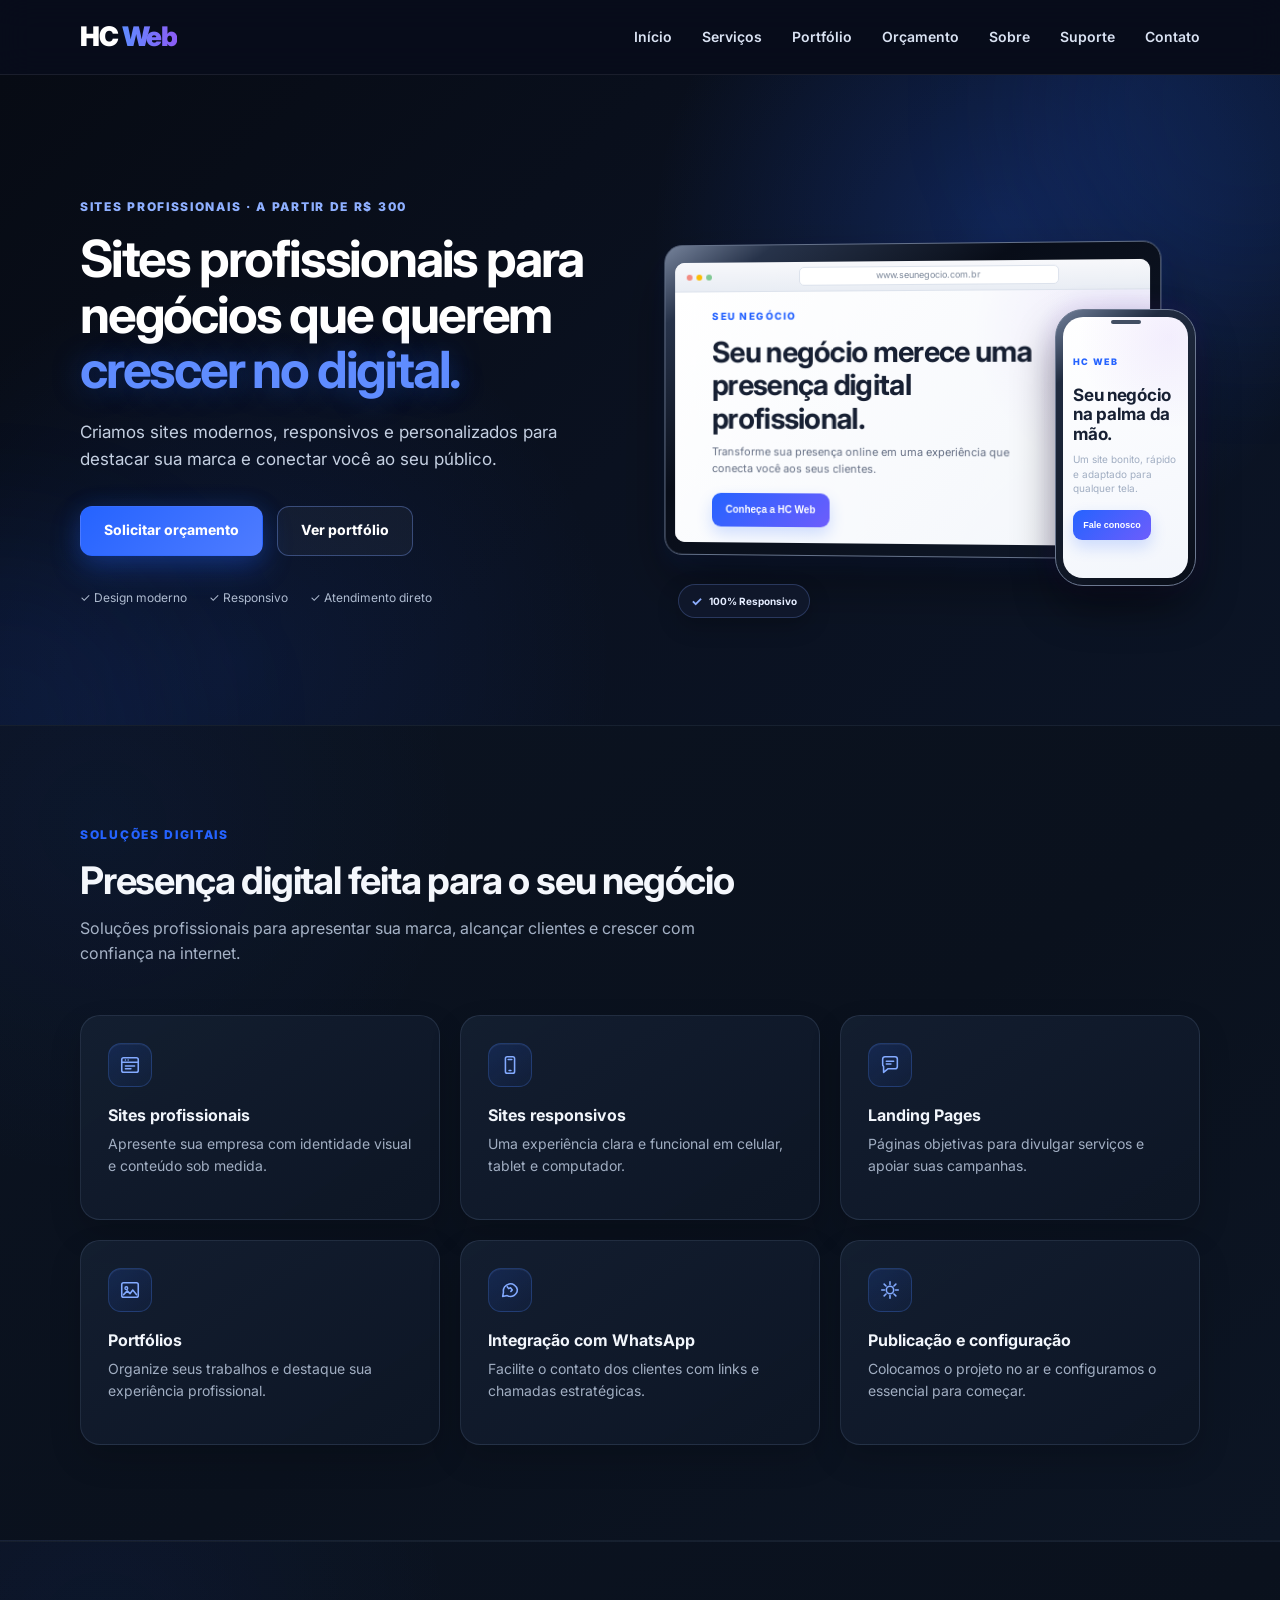
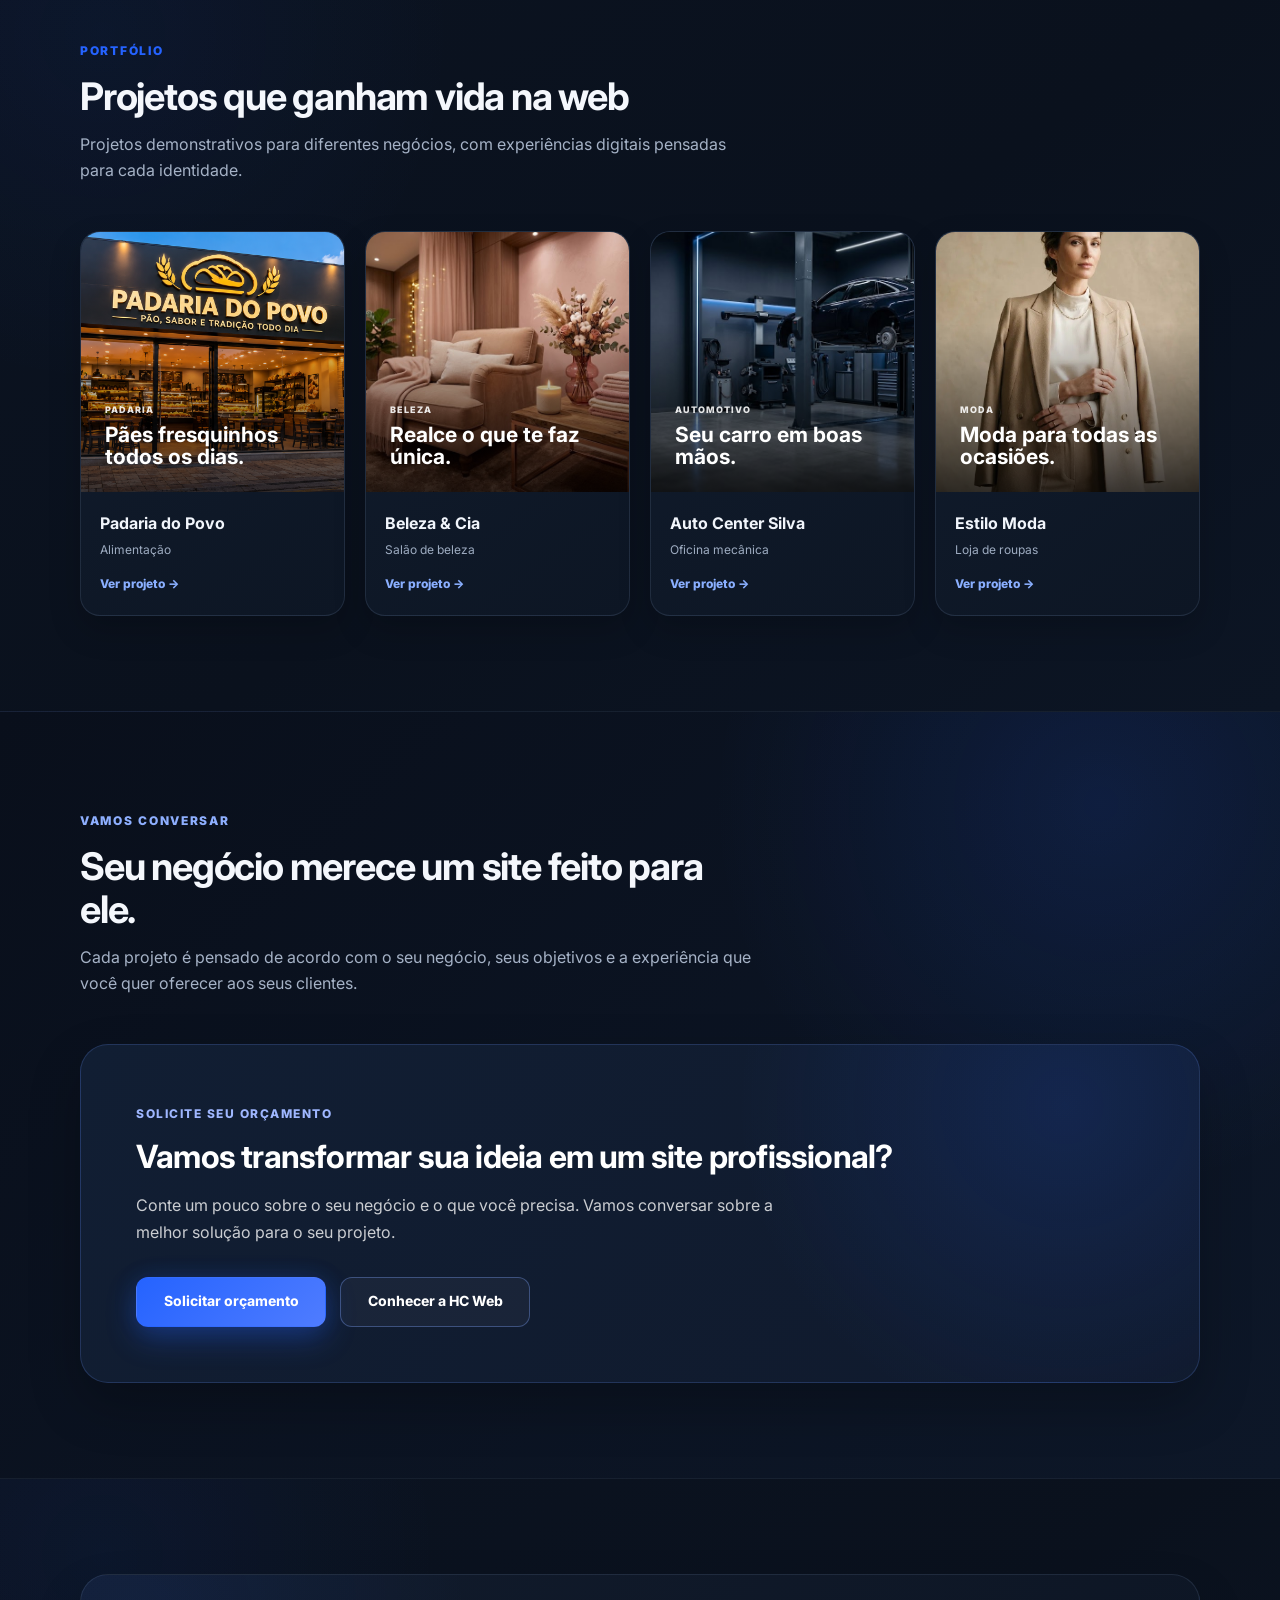
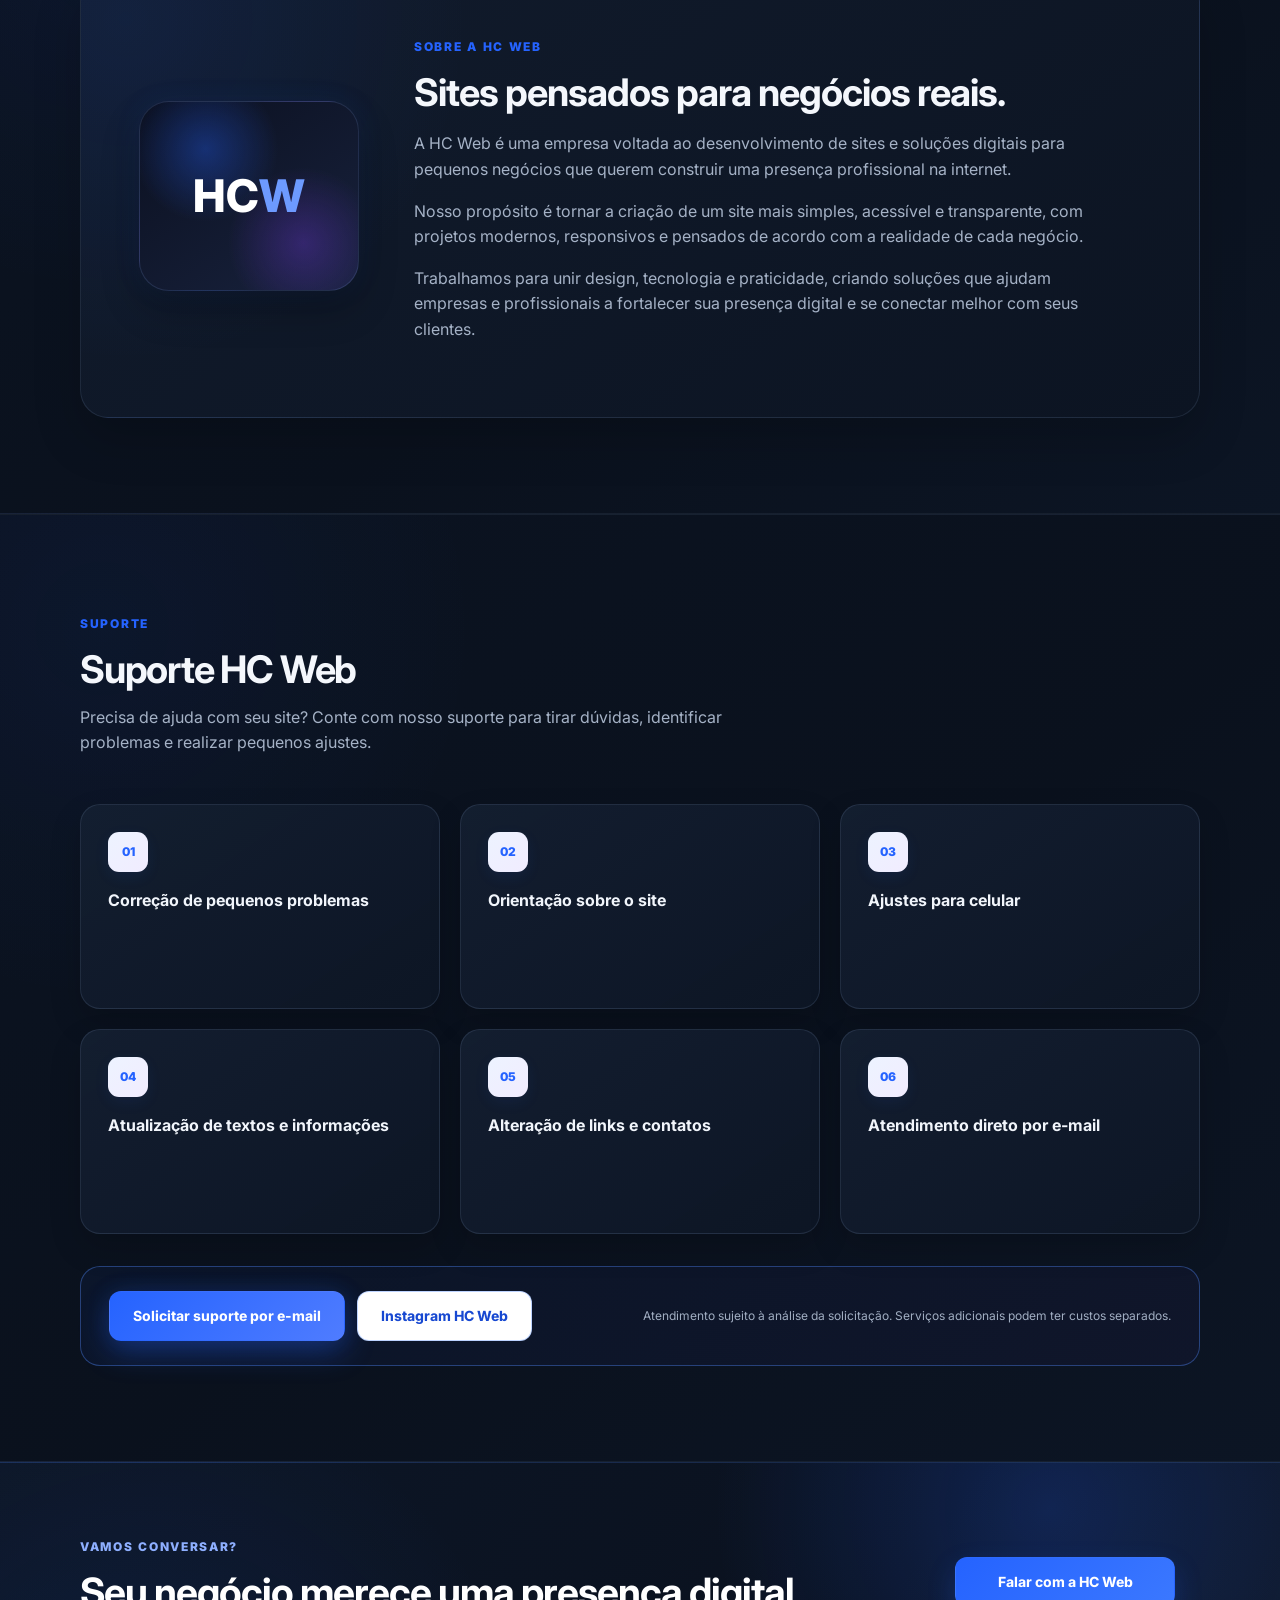
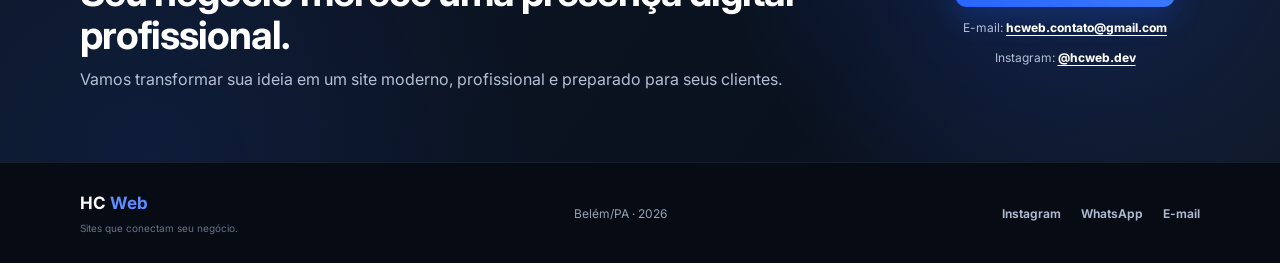
<file: index.html>
<!DOCTYPE html>
<html lang="pt-BR">
<head>
  <meta charset="UTF-8">
  <meta name="viewport" content="width=device-width, initial-scale=1.0">

  <meta
    name="description"
    content="HC Web — criação de sites profissionais, modernos e responsivos para pequenos negócios."
  >

  <title>HC Web | Sites profissionais para o seu negócio</title>

  <link rel="preconnect" href="https://fonts.googleapis.com">
  <link rel="preconnect" href="https://fonts.gstatic.com" crossorigin>

  <link
    href="https://fonts.googleapis.com/css2?family=Inter:wght@400;500;600;700;800&display=swap"
    rel="stylesheet"
  >

  <link rel="stylesheet" href="style.css">
</head>

<body>

  <!-- =====================================================
       CABEÇALHO
       ===================================================== -->

  <header class="header">
    <div class="container nav">

      <a href="#inicio" class="logo">
        HC <span>Web</span>
      </a>

      <button
        class="menu-btn"
        aria-label="Abrir menu"
        aria-expanded="false"
        aria-controls="navLinks"
      >
        ☀
      </button>

      <nav class="nav-links" id="navLinks">
        <a href="#inicio">Início</a>
        <a href="#servicos">Serviços</a>
        <a href="#portfolio">Portfólio</a>
        <a href="#orcamento">Orçamento</a>
        <a href="#sobre">Sobre</a>
        <a href="#suporte">Suporte</a>
        <a href="#contato">Contato</a>
      </nav>

    </div>
  </header>


  <main>

    <!-- =====================================================
         HERO
         ===================================================== -->

    <section id="inicio" class="hero">

      <div class="container hero-grid">

        <div class="hero-copy">

          <span class="eyebrow">
            SITES PROFISSIONAIS · A PARTIR DE R$ 300
          </span>

          <h1>
            Sites profissionais para negócios que querem
            <span>crescer no digital.</span>
          </h1>

          <p>
            Criamos sites modernos, responsivos e personalizados para
            destacar sua marca e conectar você ao seu público.
          </p>

          <div class="hero-actions">

            <a
              class="btn btn-primary"
              href="#contato"
            >
              Solicitar orçamento
            </a>

            <a
              class="btn btn-outline"
              href="#portfolio"
            >
              Ver portfólio
            </a>

          </div>

          <div class="trust-row">

            <span>✓ Design moderno</span>
            <span>✓ Responsivo</span>
            <span>✓ Atendimento direto</span>

          </div>

        </div>


        <!-- Demonstração visual -->

        <div class="device-showcase">

          <div class="laptop">

            <div class="screen">

              <div class="browser-bar">
                <span class="window-indicators" aria-hidden="true">
                  <span></span>
                  <span></span>
                  <span></span>
                </span>
                <span class="browser-url">www.seunegocio.com.br</span>
              </div>

              <div class="fake-site">

                <small>SEU NEGÓCIO</small>

                <strong>
                  Seu negócio merece uma presença digital profissional.
                </strong>

                <p>
                  Transforme sua presença online em uma experiência que conecta você aos seus clientes.
                </p>

                <button>
                  Conheça a HC Web
                </button>

              </div>

            </div>

          </div>


          <div class="phone">

            <div class="phone-screen">

              <small>HC WEB</small>

              <strong>
                Seu negócio na palma da mão.
              </strong>

              <p>
                Um site bonito, rápido e adaptado para qualquer tela.
              </p>

              <button>
                Fale conosco
              </button>

            </div>

          </div>

          <div class="responsive-badge">
            <span aria-hidden="true">✓</span>
            100% Responsivo
          </div>

        </div>

      </div>

    </section>


    <!-- =====================================================
         SERVIÇOS
         ===================================================== -->

    <section id="servicos" class="section light">

      <div class="container">

        <div class="section-intro">

          <span class="eyebrow blue">
            SOLUÇÕES DIGITAIS
          </span>

          <h2>
            Presença digital feita para o seu negócio
          </h2>

          <p>
            Soluções profissionais para apresentar sua marca, alcançar
            clientes e crescer com confiança na internet.
          </p>

        </div>


        <div class="service-grid">

          <article>
            <span class="service-icon" aria-hidden="true">
              <svg viewBox="0 0 24 24" fill="none"><rect x="3" y="4" width="18" height="16" rx="2" stroke="currentColor" stroke-width="1.7"/><path d="M3 9h18M7 6.5h.01M10 6.5h.01M7 13h10M7 16h6" stroke="currentColor" stroke-width="1.7" stroke-linecap="round"/></svg>
            </span>
            <h3>Sites profissionais</h3>
            <p>
              Apresente sua empresa com identidade visual e conteúdo sob medida.
            </p>
          </article>

          <article>
            <span class="service-icon" aria-hidden="true">
              <svg viewBox="0 0 24 24" fill="none"><rect x="7" y="3" width="10" height="18" rx="2" stroke="currentColor" stroke-width="1.7"/><path d="M10 6h4M11 18h2" stroke="currentColor" stroke-width="1.7" stroke-linecap="round"/></svg>
            </span>
            <h3>Sites responsivos</h3>
            <p>
              Uma experiência clara e funcional em celular, tablet e computador.
            </p>
          </article>

          <article>
            <span class="service-icon" aria-hidden="true">
              <svg viewBox="0 0 24 24" fill="none"><path d="M4 5.5A2.5 2.5 0 0 1 6.5 3h11A2.5 2.5 0 0 1 20 5.5v8a2.5 2.5 0 0 1-2.5 2.5H10l-5 4v-6.5A2.5 2.5 0 0 1 4 11V5.5Z" stroke="currentColor" stroke-width="1.7" stroke-linejoin="round"/><path d="M8 8h8M8 11h5" stroke="currentColor" stroke-width="1.7" stroke-linecap="round"/></svg>
            </span>
            <h3>Landing Pages</h3>
            <p>
              Páginas objetivas para divulgar serviços e apoiar suas campanhas.
            </p>
          </article>

          <article>
            <span class="service-icon" aria-hidden="true">
              <svg viewBox="0 0 24 24" fill="none"><rect x="3" y="4" width="18" height="16" rx="2" stroke="currentColor" stroke-width="1.7"/><circle cx="8" cy="10" r="1.5" stroke="currentColor" stroke-width="1.5"/><path d="m5 17 4-4 3 3 3-4 4 5" stroke="currentColor" stroke-width="1.7" stroke-linecap="round" stroke-linejoin="round"/></svg>
            </span>
            <h3>Portfólios</h3>
            <p>
              Organize seus trabalhos e destaque sua experiência profissional.
            </p>
          </article>

          <article>
            <span class="service-icon" aria-hidden="true">
              <svg viewBox="0 0 24 24" fill="none"><path d="M20 11.5a7.5 7.5 0 0 1-11.1 6.6L4 19l.9-4.6A7.5 7.5 0 1 1 20 11.5Z" stroke="currentColor" stroke-width="1.7" stroke-linejoin="round"/><path d="m9 8.5 1.5 2 2-1 2 2.5-1.5 1.5" stroke="currentColor" stroke-width="1.7" stroke-linecap="round" stroke-linejoin="round"/></svg>
            </span>
            <h3>Integração com WhatsApp</h3>
            <p>
              Facilite o contato dos clientes com links e chamadas estratégicas.
            </p>
          </article>

          <article>
            <span class="service-icon" aria-hidden="true">
              <svg viewBox="0 0 24 24" fill="none"><path d="M12 3v3M12 18v3M3 12h3M18 12h3M5.6 5.6l2.1 2.1m8.6 8.6 2.1 2.1m0-12.8-2.1 2.1m-8.6 8.6-2.1 2.1" stroke="currentColor" stroke-width="1.7" stroke-linecap="round"/><circle cx="12" cy="12" r="4" stroke="currentColor" stroke-width="1.7"/></svg>
            </span>
            <h3>Publicação e configuração</h3>
            <p>
              Colocamos o projeto no ar e configuramos o essencial para começar.
            </p>
          </article>

        </div>

      </div>

    </section>


    <!-- =====================================================
         PORTFÓLIO
         ===================================================== -->

    <section id="portfolio" class="section portfolio">

      <div class="container">

        <div class="section-intro">

          <span class="eyebrow blue">
            PORTFÓLIO
          </span>

          <h2>
            Projetos que ganham vida na web
          </h2>

          <p>
            Projetos demonstrativos para diferentes negócios, com experiências
            digitais pensadas para cada identidade.
          </p>

        </div>


        <div class="project-grid">


          <!-- PADARIA -->

          <article class="project">

            <div class="project-image food"><img src="projetos/padaria/imagens/hero-padaria.jpg" alt="Site Padaria do Povo">

              <div>
                <small>
                  PADARIA
                </small>

                <strong>
                  Pães fresquinhos todos os dias.
                </strong>
              </div>

            </div>

            <div class="project-info">

              <div>
                <h3>
                  Padaria do Povo
                </h3>

                <p>
                  Alimentação
                </p>
              </div>

              <a
                href="projetos/padaria/index.html"
              >                Ver projeto →
              </a>

            </div>

          </article>


          <!-- BELEZA -->

          <article class="project">

            <div class="project-image beauty"><img src="projetos/beleza-e-cia/imagens/experiencia.jpg" alt="Site Beleza & Cia">

              <div>
                <small>
                  BELEZA
                </small>

                <strong>
                  Realce o que te faz única.
                </strong>
              </div>

            </div>

            <div class="project-info">

              <div>
                <h3>
                  Beleza & Cia
                </h3>

                <p>
                  Salão de beleza
                </p>
              </div>

              <a href="projetos/beleza-e-cia/index.html">Ver projeto →</a>

            </div>

          </article>


          <!-- AUTO CENTER -->

          <article class="project">

            <div class="project-image auto"><img src="projetos/auto-center/hero-auto.jpg" alt="Site Auto Center Silva">

              <div>
                <small>
                  AUTOMOTIVO
                </small>

                <strong>
                  Seu carro em boas mãos.
                </strong>
              </div>

            </div>

            <div class="project-info">

              <div>
                <h3>
                  Auto Center Silva
                </h3>

                <p>
                  Oficina mecânica
                </p>
              </div>

              <a href="projetos/auto-center/index.html">
                Ver projeto →
              </a>

            </div>

          </article>


          <!-- MODA -->

          <article class="project">

            <div class="project-image fashion"><img src="projetos/estilo-moda/imagens/hero-moda.jpg" alt="Site Estilo Moda">

              <div>
                <small>
                  MODA
                </small>

                <strong>
                  Moda para todas as ocasiões.
                </strong>
              </div>

            </div>

            <div class="project-info">

              <div>
                <h3>
                  Estilo Moda
                </h3>

                <p>
                  Loja de roupas
                </p>
              </div>

              <a href="projetos/estilo-moda/index.html">
                Ver projeto →
              </a>

            </div>

          </article>


        </div>

      </div>

    </section>


    <!-- =====================================================
         ORÇAMENTO
         ===================================================== -->

    <section id="orcamento" class="section dark">

      <div class="container">

        <div class="section-intro light-text">

          <span class="eyebrow">
            VAMOS CONVERSAR
          </span>

          <h2>
            Seu negócio merece um site feito para ele.
          </h2>

          <p>
            Cada projeto é pensado de acordo com o seu negócio,
            seus objetivos e a experiência que você quer oferecer aos seus clientes.
          </p>

        </div>

        <div class="budget-box">

          <div class="budget-content">

            <span class="budget-label">
              SOLICITE SEU ORÇAMENTO
            </span>

            <h3>
              Vamos transformar sua ideia em um site profissional?
            </h3>

            <p>
              Conte um pouco sobre o seu negócio e o que você precisa.
              Vamos conversar sobre a melhor solução para o seu projeto.
            </p>

            <div class="budget-actions">

              <a
                href="#contato"
                class="btn btn-primary"
              >
                Solicitar orçamento
              </a>

              <a
                href="https://www.instagram.com/hcweb.dev/"
                target="_blank"
                rel="noopener noreferrer"
                class="btn btn-outline"
              >
                Conhecer a HC Web
              </a>

            </div>

          </div>

        </div>

      </div>

    </section>

    <!-- =====================================================
         SOBRE
         ===================================================== -->

    <section id="sobre" class="section light">

      <div class="container about">

        <div class="about-mark">
          HC<span>W</span>
        </div>

        <div>

          <span class="eyebrow blue">
            SOBRE A HC WEB
          </span>

          <h2>
            Sites pensados para negócios reais.
          </h2>

          <p>
            A HC Web é uma empresa voltada ao desenvolvimento de sites e
            soluções digitais para pequenos negócios que querem construir
            uma presença profissional na internet.
          </p>

          <p>
            Nosso propósito é tornar a criação de um site mais simples,
            acessível e transparente, com projetos modernos, responsivos
            e pensados de acordo com a realidade de cada negócio.
          </p>

          <p>
            Trabalhamos para unir design, tecnologia e praticidade,
            criando soluções que ajudam empresas e profissionais a
            fortalecer sua presença digital e se conectar melhor com
            seus clientes.
          </p>

        </div>

      </div>

    </section>


    <!-- =====================================================
         SUPORTE
         ===================================================== -->

    <section id="suporte" class="section light">

      <div class="container">

        <div class="section-intro">

          <span class="eyebrow blue">
            SUPORTE
          </span>

          <h2>
            Suporte HC Web
          </h2>

          <p>
            Precisa de ajuda com seu site? Conte com nosso suporte para tirar dúvidas, identificar problemas e realizar pequenos ajustes.
          </p>

        </div>

        <div class="service-grid support-grid">

          <article>
            <span>01</span>
            <h3>Correção de pequenos problemas</h3>
          </article>

          <article>
            <span>02</span>
            <h3>Orientação sobre o site</h3>
          </article>

          <article>
            <span>03</span>
            <h3>Ajustes para celular</h3>
          </article>

          <article>
            <span>04</span>
            <h3>Atualização de textos e informações</h3>
          </article>

          <article>
            <span>05</span>
            <h3>Alteração de links e contatos</h3>
          </article>

          <article>
            <span>06</span>
            <h3>Atendimento direto por e-mail</h3>
          </article>

        </div>

        <div class="support-footer">

          <div class="support-links">
            <a
              class="btn btn-primary"
              href="mailto:hcweb.contato@gmail.com"
            >
              Solicitar suporte por e-mail
            </a>

            <a
              class="btn btn-outline"
              href="https://www.instagram.com/hcweb.dev/"
              target="_blank"
              rel="noopener noreferrer"
            >
              Instagram HC Web
            </a>
          </div>

          <p class="support-note">
            Atendimento sujeito à análise da solicitação. Serviços adicionais podem ter custos separados.
          </p>

        </div>

      </div>

    </section>


    <!-- =====================================================
         CONTATO
         ===================================================== -->

    <section id="contato" class="cta">

      <div class="container cta-inner">

        <div>

          <span class="eyebrow">
            VAMOS CONVERSAR?
          </span>

          <h2>
            Seu negócio merece uma presença digital profissional.
          </h2>

          <p>
            Vamos transformar sua ideia em um site moderno, profissional
            e preparado para seus clientes.
          </p>

        </div>


        <div class="cta-actions">

          <a
            class="btn btn-primary"
            id="emailLink"
            href="mailto:hcweb.contato@gmail.com"
          >
            Falar com a HC Web
          </a>

          <p>
            E-mail:
            <strong>
              <a href="mailto:hcweb.contato@gmail.com">
                hcweb.contato@gmail.com
              </a>
            </strong>
          </p>

          <p>
            Instagram:
            <strong>
              <a href="https://www.instagram.com/hcweb.dev/" target="_blank" rel="noopener noreferrer">
                @hcweb.dev
              </a>
            </strong>
          </p>

        </div>

      </div>

    </section>

  </main>


  <!-- =====================================================
       RODAPÉ
       ===================================================== -->

  <footer class="footer">

    <div class="container footer-inner">

      <div>

        <b>
          HC <span>Web</span>
        </b>

        <small>
          Sites que conectam seu negócio.
        </small>

      </div>

      <div>
        Belém/PA · 2026
      </div>

      <nav class="footer-links" aria-label="Canais de contato">
        <a href="https://www.instagram.com/hcweb.dev/" target="_blank" rel="noopener noreferrer">Instagram</a>
        <a href="https://wa.me/5591807473888" target="_blank" rel="noopener noreferrer">WhatsApp</a>
        <a href="mailto:hcweb.contato@gmail.com">E-mail</a>
      </nav>

    </div>

  </footer>


  <script src="script.js"></script>

</body>
</html>
</file>
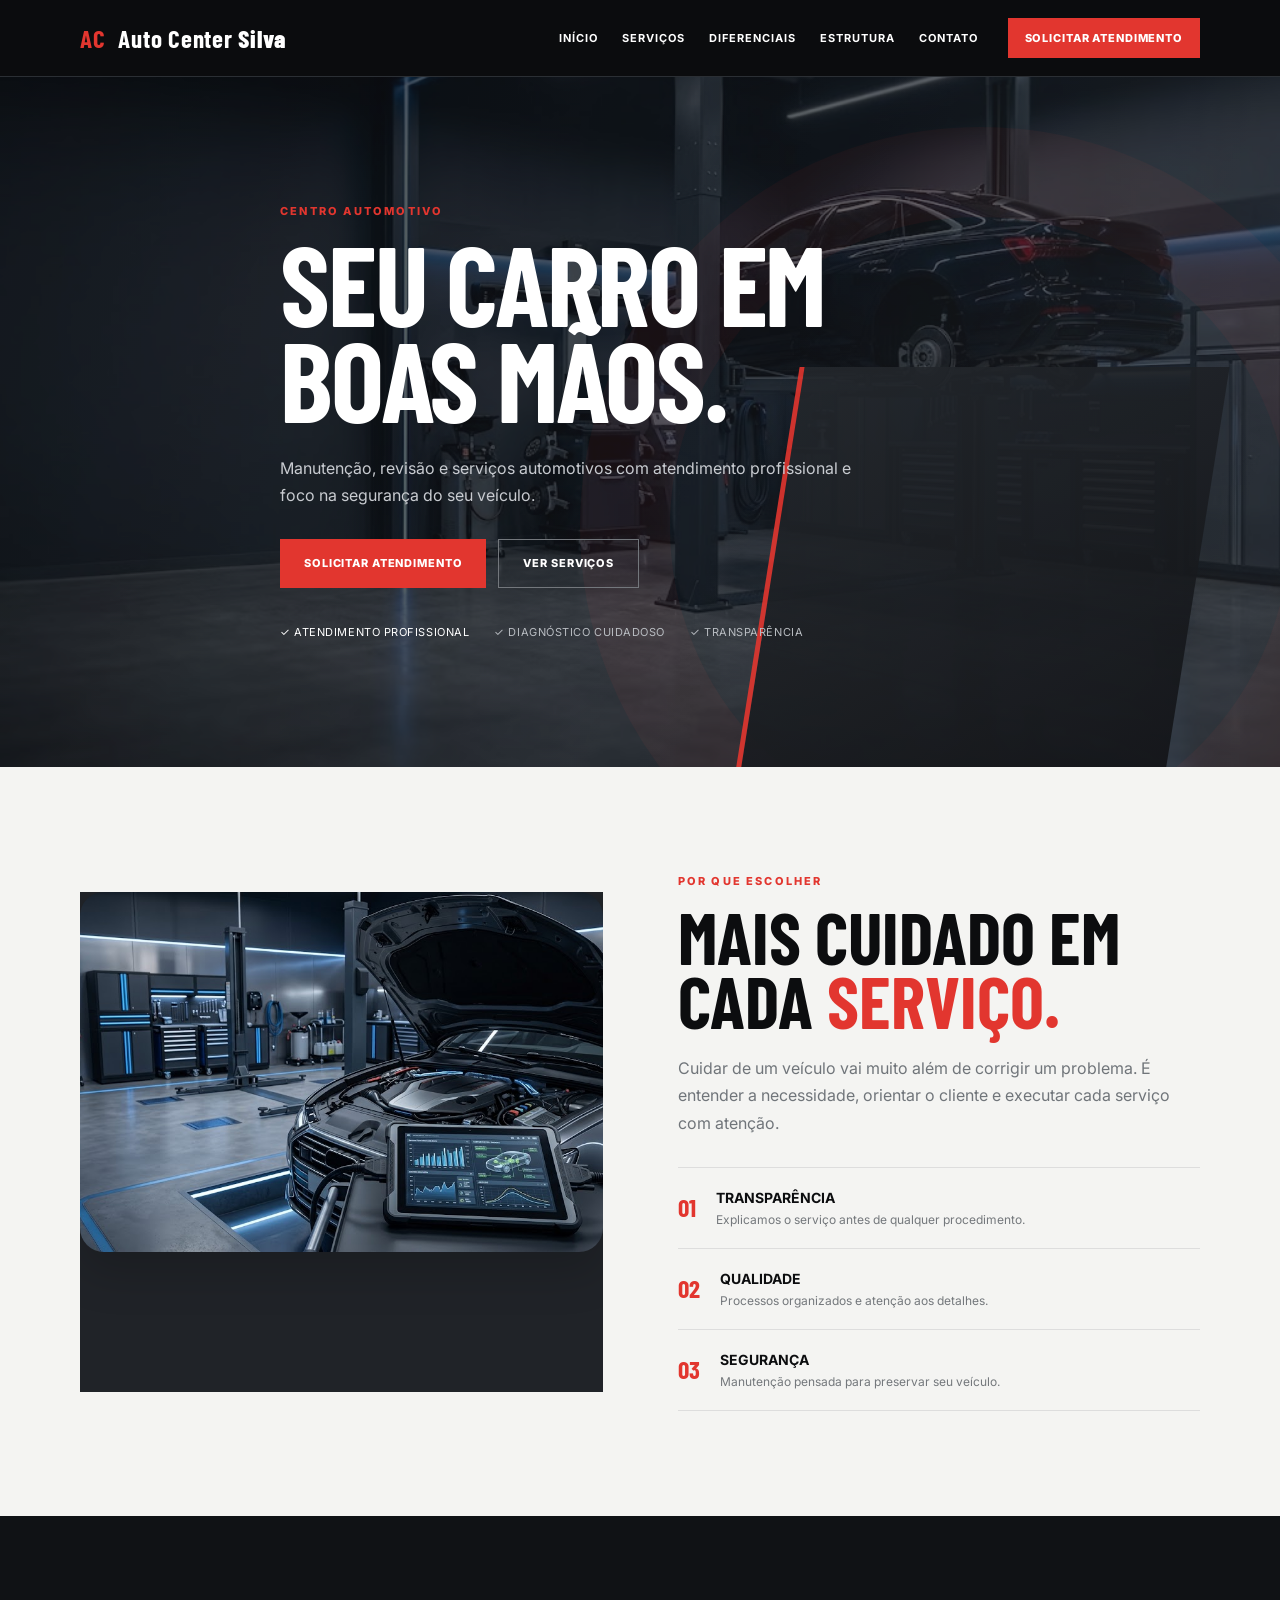
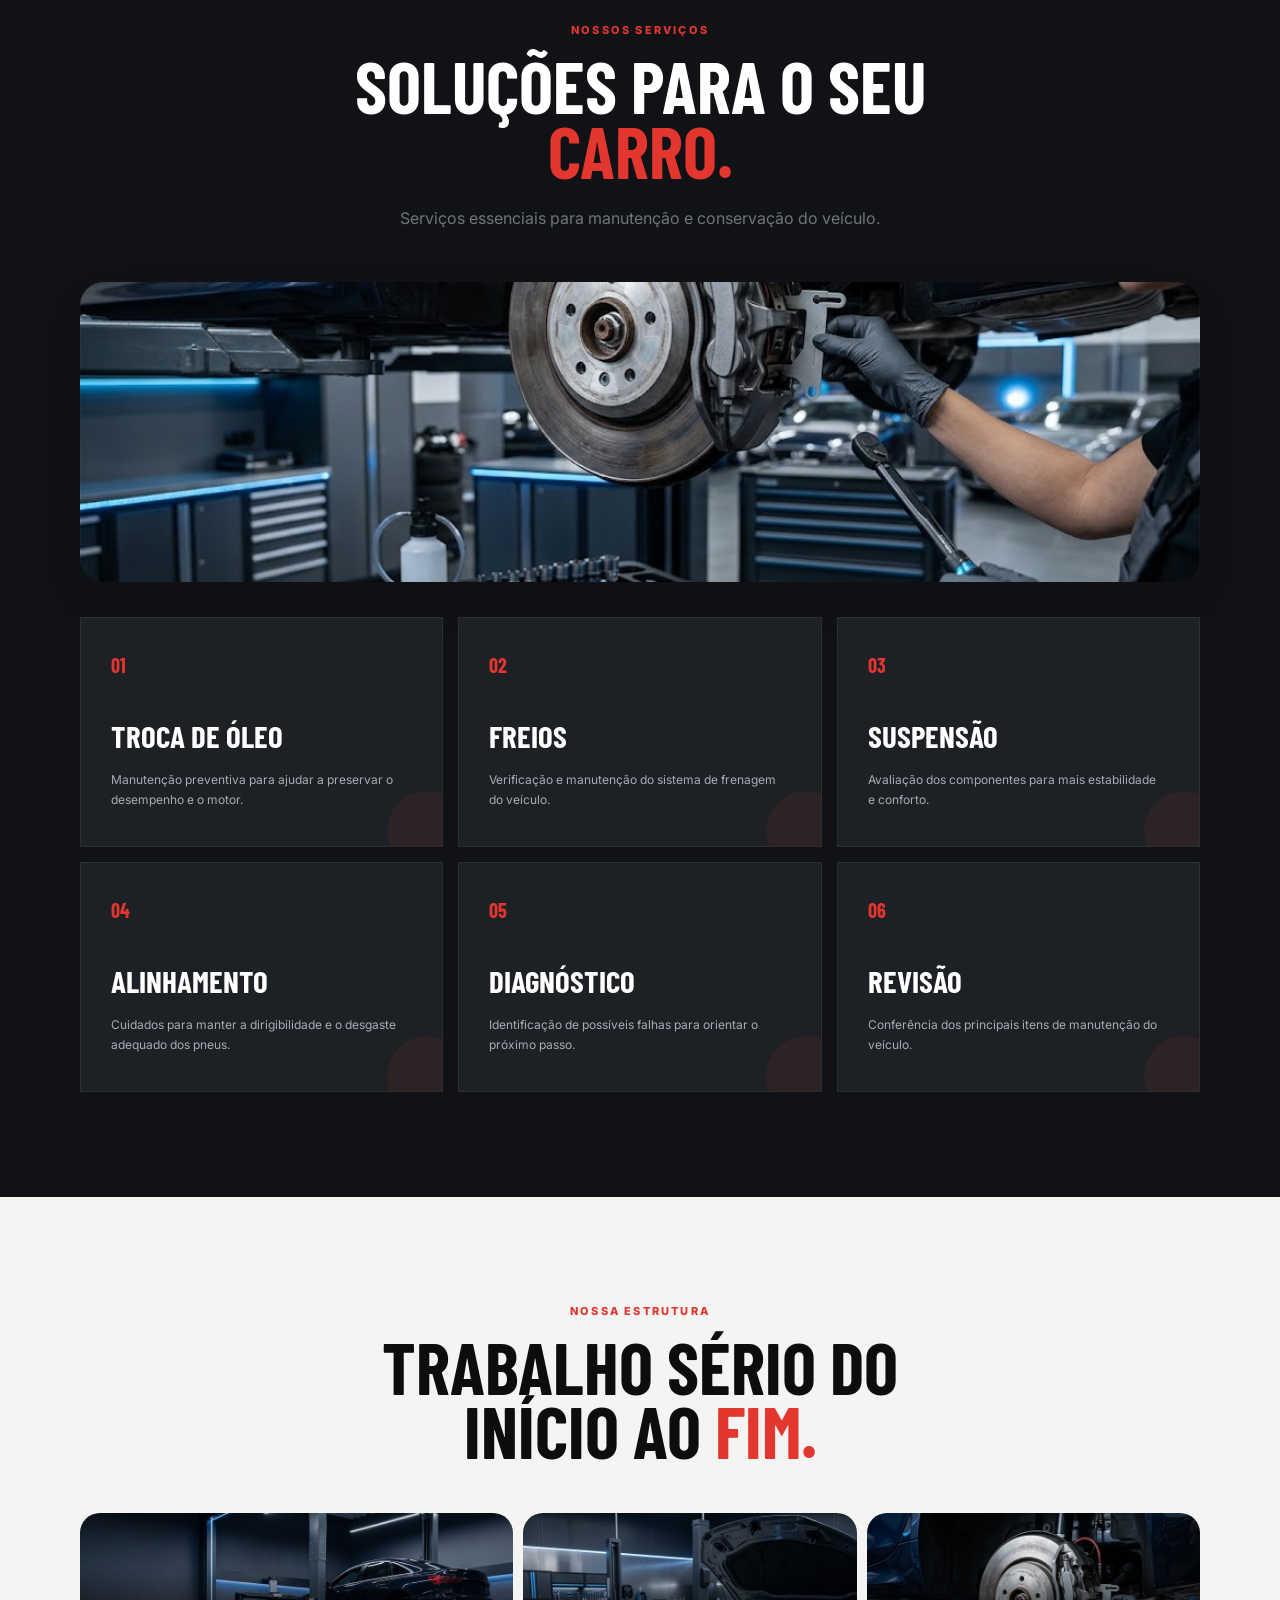
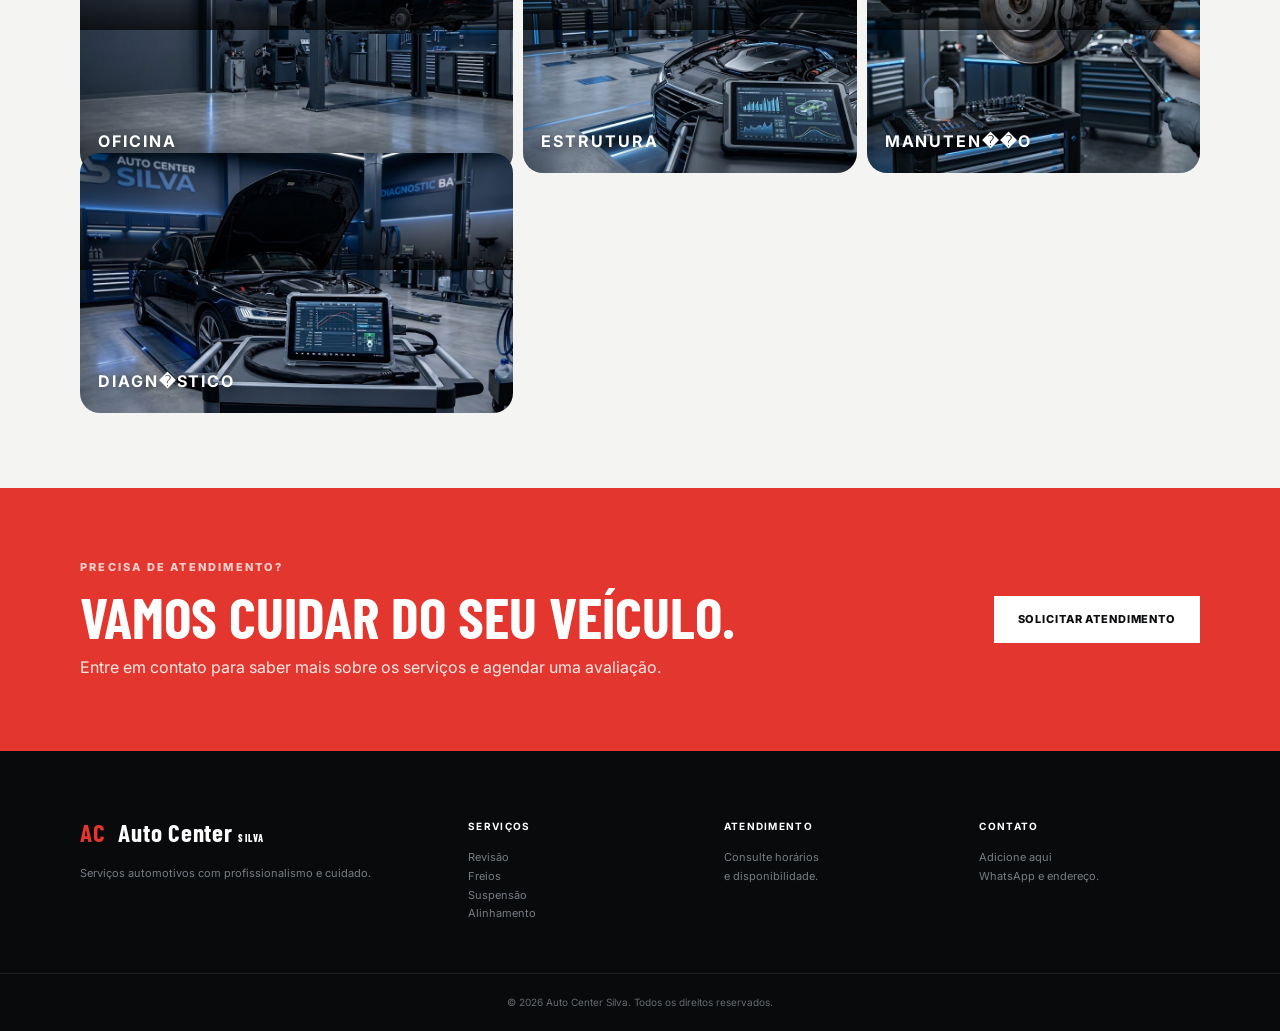
<file: projetos/auto-center/index.html>
<!DOCTYPE html>
<html lang="pt-BR">
<head>
<meta charset="UTF-8">
<meta name="viewport" content="width=device-width, initial-scale=1.0">
<meta name="description" content="Auto Center Silva — serviços automotivos, manutenção e cuidados para o seu veículo.">
<title>Auto Center Silva | Serviços Automotivos</title>
<link rel="stylesheet" href="style.css">
</head>
<body>
<header class="header">
  <div class="container nav">
    <a class="logo" href="#inicio"><span>AC</span> Auto Center <strong>Silva</strong></a>
    <button class="menu-btn" aria-label="Abrir menu">☰</button>
    <nav class="nav-links">
      <a href="#inicio">Início</a><a href="#servicos">Serviços</a><a href="#diferenciais">Diferenciais</a><a href="#galeria">Estrutura</a><a href="#contato">Contato</a>
    </nav>
    <a class="btn btn-small" href="#contato">Solicitar atendimento</a>
  </div>
</header>

<main>
<section class="hero" id="inicio"><img class="hero-image" src="hero-auto.jpg" alt="Oficina mec�nica Auto Center Silva">
  <div class="hero-shape"></div>
  <div class="container hero-content">
    <p class="eyebrow">CENTRO AUTOMOTIVO</p>
    <h1>Seu carro em boas mãos.</h1>
    <p class="hero-text">Manutenção, revisão e serviços automotivos com atendimento profissional e foco na segurança do seu veículo.</p>
    <div class="hero-actions"><a class="btn" href="#contato">Solicitar atendimento</a><a class="btn btn-outline" href="#servicos">Ver serviços</a></div>
    <div class="hero-points"><span>✓ Atendimento profissional</span><span>✓ Diagnóstico cuidadoso</span><span>✓ Transparência</span></div>
  </div>
</section>

<section class="section intro" id="diferenciais">
  <div class="container intro-grid">
    <div class="intro-visual"><img class="intro-image" src="estrutura-auto.jpg" alt="Estrutura do Auto Center Silva"><div class="car-card"><span>MANUTENÇÃO</span><strong>Seu veículo<br>merece cuidado.</strong><div class="wheel wheel-one"></div><div class="wheel wheel-two"></div></div></div>
    <div>
      <p class="eyebrow">POR QUE ESCOLHER</p>
      <h2>Mais cuidado em cada <em>serviço.</em></h2>
      <p class="muted">Cuidar de um veículo vai muito além de corrigir um problema. É entender a necessidade, orientar o cliente e executar cada serviço com atenção.</p>
      <div class="feature-list">
        <div><b>01</b><div><h3>Transparência</h3><p>Explicamos o serviço antes de qualquer procedimento.</p></div></div>
        <div><b>02</b><div><h3>Qualidade</h3><p>Processos organizados e atenção aos detalhes.</p></div></div>
        <div><b>03</b><div><h3>Segurança</h3><p>Manutenção pensada para preservar seu veículo.</p></div></div>
      </div>
    </div>
  </div>
</section>

<section class="section services" id="servicos">
  <div class="container">
    <div class="heading"><p class="eyebrow">NOSSOS SERVIÇOS</p><h2>Soluções para o seu <em>carro.</em></h2><p class="muted">Serviços essenciais para manutenção e conservação do veículo.</p></div>
    <div class="service-feature"><img src="freios-auto.jpg" alt="Manuten��o do sistema de freios"></div><div class="service-grid">
      <article class="service-card"><div class="number">01</div><h3>Troca de óleo</h3><p>Manutenção preventiva para ajudar a preservar o desempenho e o motor.</p></article>
      <article class="service-card"><div class="number">02</div><h3>Freios</h3><p>Verificação e manutenção do sistema de frenagem do veículo.</p></article>
      <article class="service-card"><div class="number">03</div><h3>Suspensão</h3><p>Avaliação dos componentes para mais estabilidade e conforto.</p></article>
      <article class="service-card"><div class="number">04</div><h3>Alinhamento</h3><p>Cuidados para manter a dirigibilidade e o desgaste adequado dos pneus.</p></article>
      <article class="service-card"><div class="number">05</div><h3>Diagnóstico</h3><p>Identificação de possíveis falhas para orientar o próximo passo.</p></article>
      <article class="service-card"><div class="number">06</div><h3>Revisão</h3><p>Conferência dos principais itens de manutenção do veículo.</p></article>
    </div>
  </div>
</section>

<section class="section gallery" id="galeria">
  <div class="container"><div class="heading"><p class="eyebrow">NOSSA ESTRUTURA</p><h2>Trabalho sério do início ao <em>fim.</em></h2></div>
    <div class="gallery-grid"><div class="gallery-item"><img src="hero-auto.jpg" alt="Oficina do Auto Center Silva"><span>Oficina</span></div><div class="gallery-item"><img src="estrutura-auto.jpg" alt="Estrutura do Auto Center Silva"><span>Estrutura</span></div><div class="gallery-item"><img src="freios-auto.jpg" alt="Manuten��o de freios"><span>Manuten��o</span></div><div class="gallery-item"><img src="carro-auto.jpg" alt="Carro em manuten��o"><span>Diagn�stico</span></div></div></div>
  </div>
</section>

<section class="section cta" id="contato">
  <div class="container cta-box"><div><p class="eyebrow">PRECISA DE ATENDIMENTO?</p><h2>Vamos cuidar do seu veículo.</h2><p>Entre em contato para saber mais sobre os serviços e agendar uma avaliação.</p></div><a class="btn btn-light" href="#contato">Solicitar atendimento</a></div>
</section>
</main>

<footer class="footer">
  <div class="container footer-grid">
    <div><a class="logo" href="#inicio"><span>AC</span> Auto Center <strong>Silva</strong></a><p>Serviços automotivos com profissionalismo e cuidado.</p></div>
    <div><strong>Serviços</strong><p>Revisão<br>Freios<br>Suspensão<br>Alinhamento</p></div>
    <div><strong>Atendimento</strong><p>Consulte horários<br>e disponibilidade.</p></div>
    <div><strong>Contato</strong><p>Adicione aqui<br>WhatsApp e endereço.</p></div>
  </div>
  <div class="footer-bottom">© 2026 Auto Center Silva. Todos os direitos reservados.</div>
</footer>
<script src="script.js"></script>
</body>
</html>
</file>
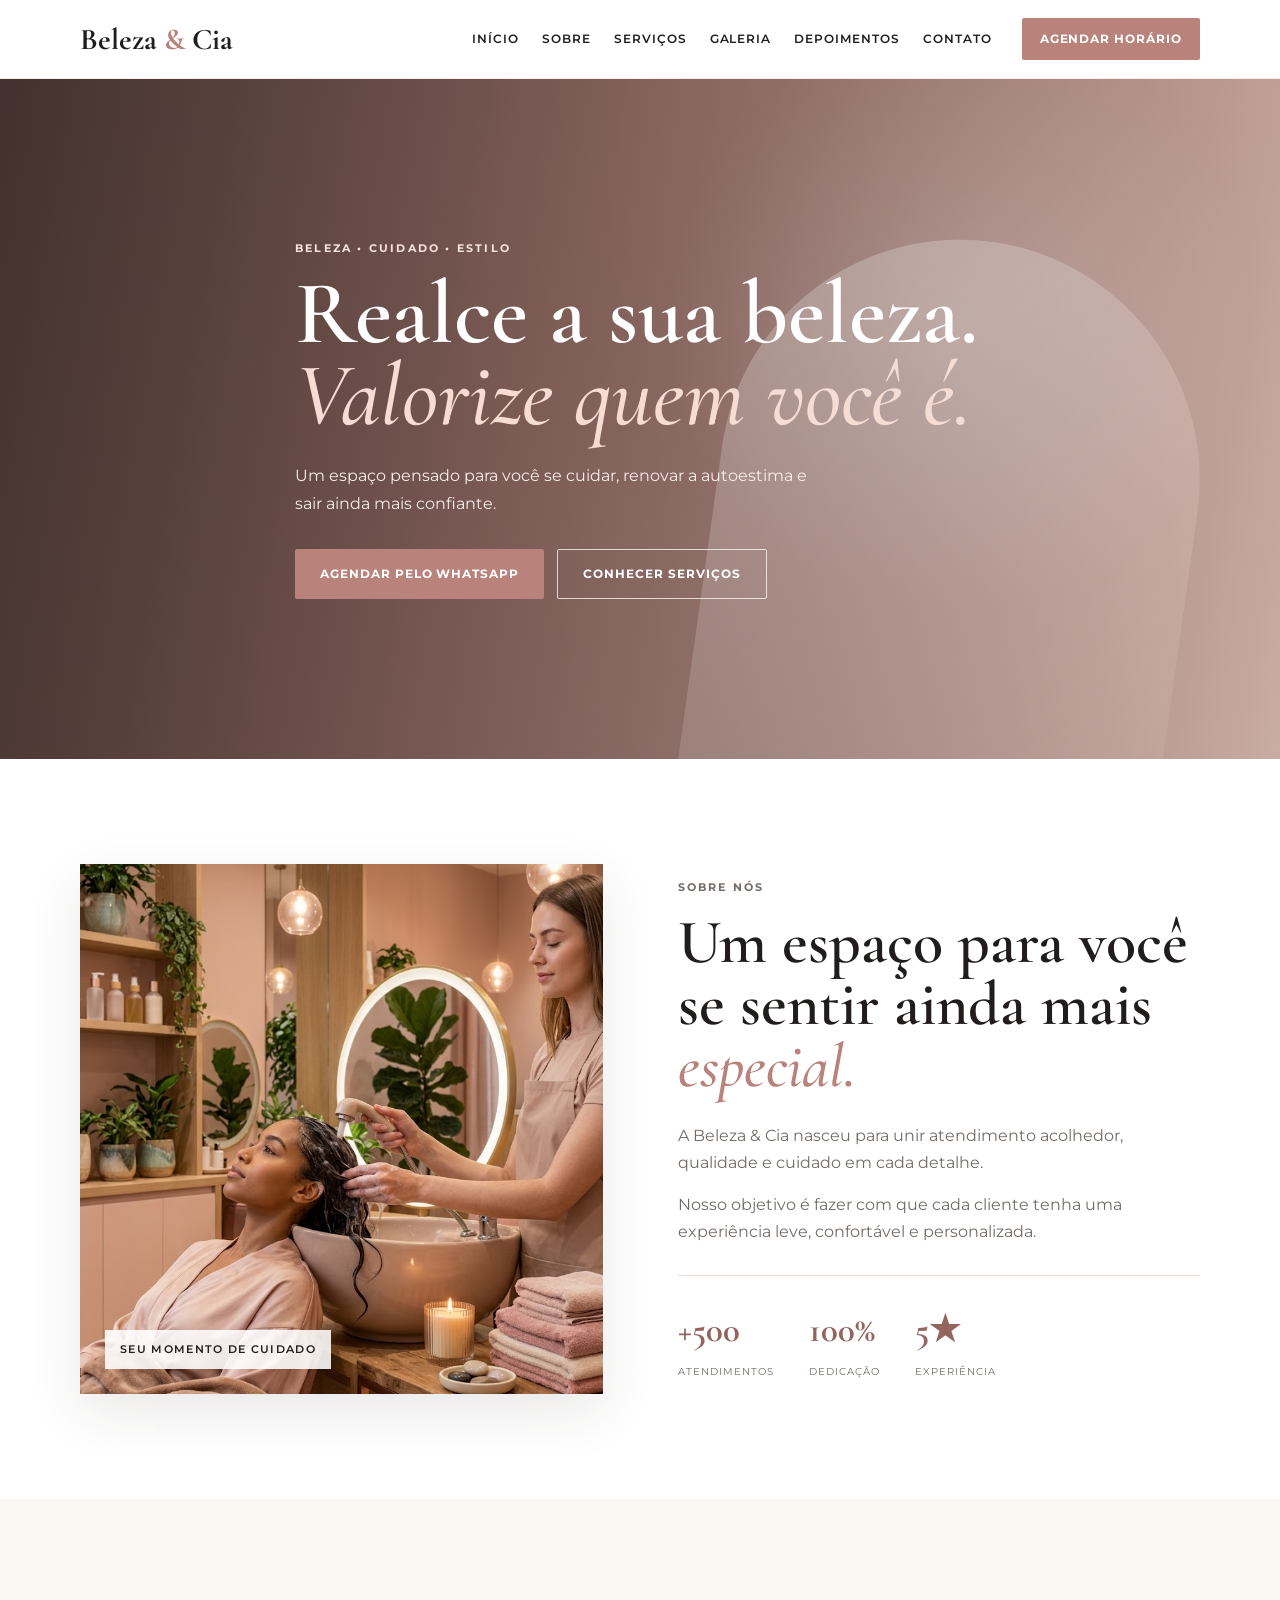
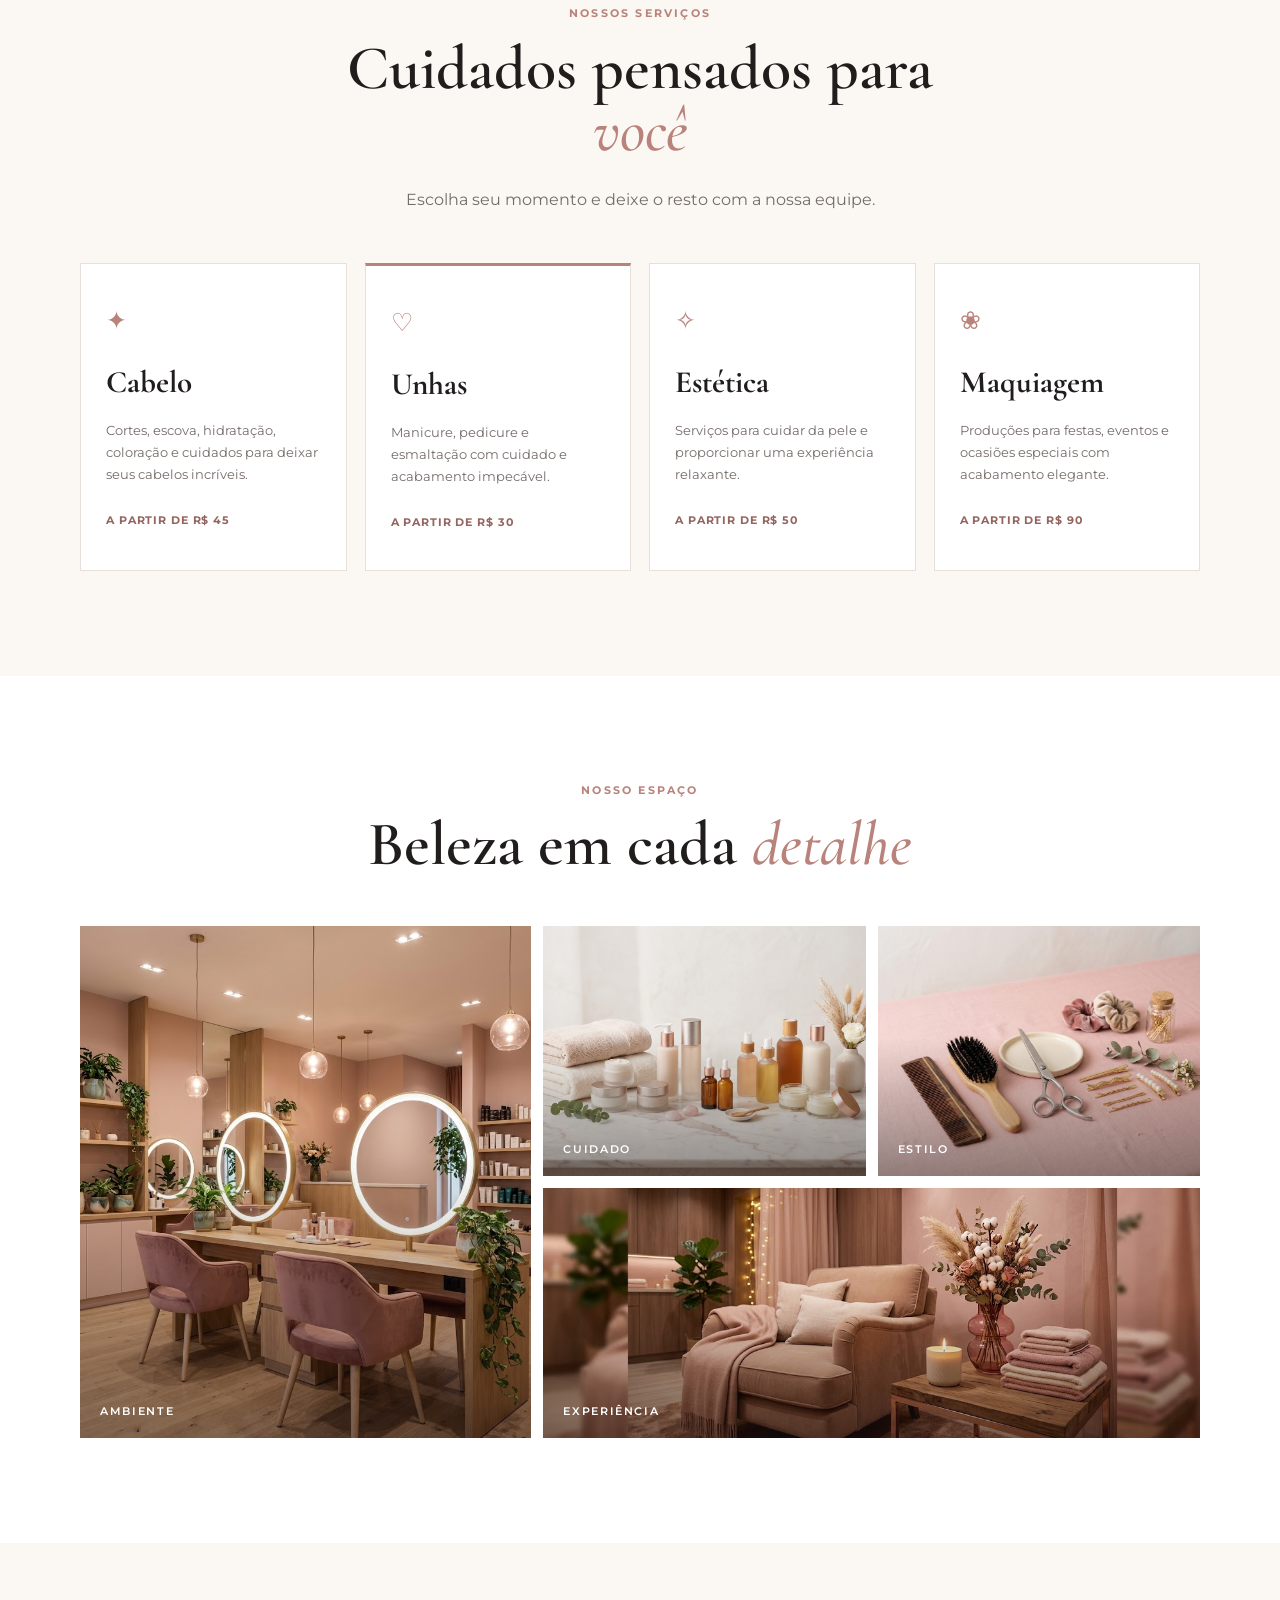
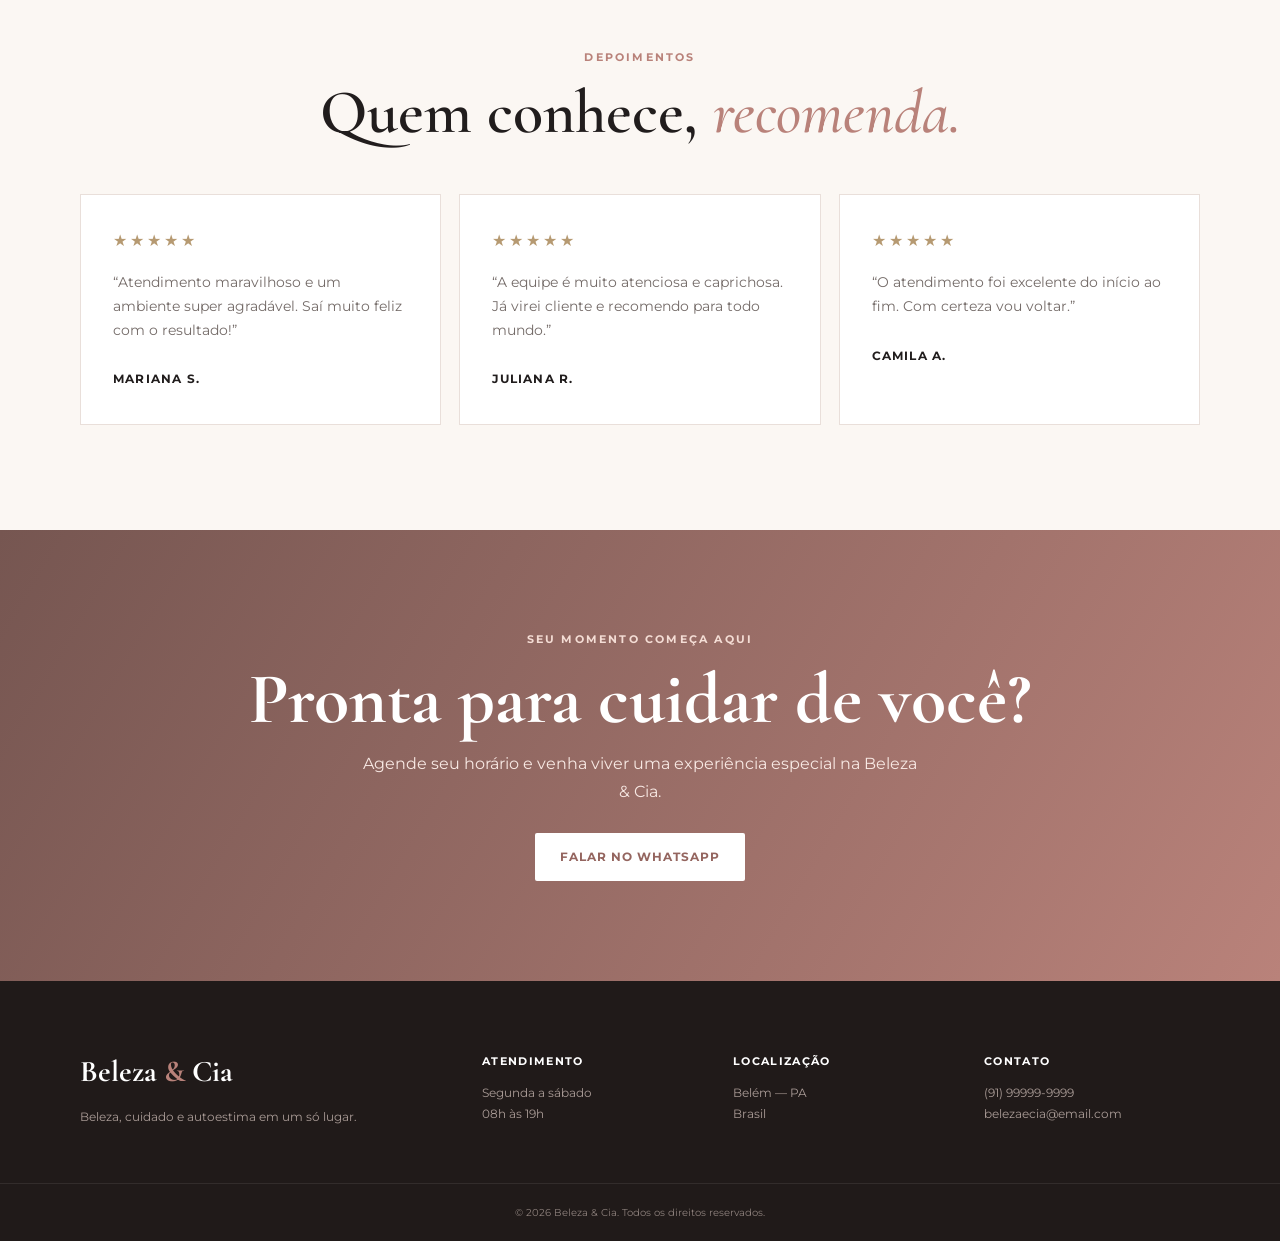
<file: projetos/beleza-e-cia/index.html>
<!DOCTYPE html>
<html lang="pt-BR">
<head>
  <meta charset="UTF-8">
  <meta name="viewport" content="width=device-width, initial-scale=1.0">
  <meta name="description" content="Beleza & Cia — salão de beleza em Belém, PA. Cuidados, estilo e bem-estar em um só lugar.">
  <title>Beleza & Cia | Salão de Beleza</title>
  <link rel="stylesheet" href="style.css">
</head>
<body>

  <header class="header">
    <div class="container nav">
      <a class="logo" href="#inicio">Beleza <span>&</span> Cia</a>

      <button class="menu-btn" aria-label="Abrir menu">☰</button>

      <nav class="nav-links">
        <a href="#inicio">Início</a>
        <a href="#sobre">Sobre</a>
        <a href="#servicos">Serviços</a>
        <a href="#galeria">Galeria</a>
        <a href="#depoimentos">Depoimentos</a>
        <a href="#contato">Contato</a>
      </nav>

      <a class="btn btn-small" href="https://wa.me/5591999999999?text=Olá!%20Gostaria%20de%20agendar%20um%20horário%20na%20Beleza%20%26%20Cia." target="_blank" rel="noopener noreferrer">Agendar horário</a>
    </div>
  </header>

  <main>
    <section class="hero" id="inicio">
      <div class="hero-overlay"></div>
      <div class="container hero-content">
        <p class="eyebrow">BELEZA • CUIDADO • ESTILO</p>
        <h1>Realce a sua beleza.<br><em>Valorize quem você é.</em></h1>
        <p class="hero-text">Um espaço pensado para você se cuidar, renovar a autoestima e sair ainda mais confiante.</p>
        <div class="hero-actions">
          <a class="btn" href="https://wa.me/5591999999999?text=Olá!%20Gostaria%20de%20agendar%20um%20horário%20na%20Beleza%20%26%20Cia." target="_blank" rel="noopener noreferrer">Agendar pelo WhatsApp</a>
          <a class="btn btn-outline" href="#servicos">Conhecer serviços</a>
        </div>
      </div>
    </section>

    <section class="section about" id="sobre">
      <div class="container about-grid">
        <div class="section-image image-about">
          <div class="image-label">Seu momento de cuidado</div>
        </div>
        <div class="section-copy">
          <p class="eyebrow">SOBRE NÓS</p>
          <h2>Um espaço para você se sentir ainda mais <em>especial.</em></h2>
          <p>A Beleza & Cia nasceu para unir atendimento acolhedor, qualidade e cuidado em cada detalhe.</p>
          <p>Nosso objetivo é fazer com que cada cliente tenha uma experiência leve, confortável e personalizada.</p>
          <div class="stats">
            <div><strong>+500</strong><span>atendimentos</span></div>
            <div><strong>100%</strong><span>dedicação</span></div>
            <div><strong>5★</strong><span>experiência</span></div>
          </div>
        </div>
      </div>
    </section>

    <section class="section services" id="servicos">
      <div class="container">
        <div class="section-heading">
          <p class="eyebrow">NOSSOS SERVIÇOS</p>
          <h2>Cuidados pensados para <em>você</em></h2>
          <p>Escolha seu momento e deixe o resto com a nossa equipe.</p>
        </div>

        <div class="service-grid">
          <article class="service-card">
            <div class="service-icon">✦</div>
            <h3>Cabelo</h3>
            <p>Cortes, escova, hidratação, coloração e cuidados para deixar seus cabelos incríveis.</p>
            <span>A partir de R$ 45</span>
          </article>

          <article class="service-card featured">
            <div class="service-icon">♡</div>
            <h3>Unhas</h3>
            <p>Manicure, pedicure e esmaltação com cuidado e acabamento impecável.</p>
            <span>A partir de R$ 30</span>
          </article>

          <article class="service-card">
            <div class="service-icon">✧</div>
            <h3>Estética</h3>
            <p>Serviços para cuidar da pele e proporcionar uma experiência relaxante.</p>
            <span>A partir de R$ 50</span>
          </article>

          <article class="service-card">
            <div class="service-icon">❀</div>
            <h3>Maquiagem</h3>
            <p>Produções para festas, eventos e ocasiões especiais com acabamento elegante.</p>
            <span>A partir de R$ 90</span>
          </article>
        </div>
      </div>
    </section>

    <section class="section gallery" id="galeria">
      <div class="container">
        <div class="section-heading">
          <p class="eyebrow">NOSSO ESPAÇO</p>
          <h2>Beleza em cada <em>detalhe</em></h2>
        </div>

        <div class="gallery-grid">
          <div class="gallery-item gallery-1"><span>Ambiente</span></div>
          <div class="gallery-item gallery-2"><span>Cuidado</span></div>
          <div class="gallery-item gallery-3"><span>Estilo</span></div>
          <div class="gallery-item gallery-4"><span>Experiência</span></div>
        </div>
      </div>
    </section>

    <section class="section testimonials" id="depoimentos">
      <div class="container">
        <div class="section-heading">
          <p class="eyebrow">DEPOIMENTOS</p>
          <h2>Quem conhece, <em>recomenda.</em></h2>
        </div>

        <div class="testimonial-grid">
          <article class="testimonial">
            <div class="stars">★★★★★</div>
            <p>“Atendimento maravilhoso e um ambiente super agradável. Saí muito feliz com o resultado!”</p>
            <strong>Mariana S.</strong>
          </article>
          <article class="testimonial">
            <div class="stars">★★★★★</div>
            <p>“A equipe é muito atenciosa e caprichosa. Já virei cliente e recomendo para todo mundo.”</p>
            <strong>Juliana R.</strong>
          </article>
          <article class="testimonial">
            <div class="stars">★★★★★</div>
            <p>“O atendimento foi excelente do início ao fim. Com certeza vou voltar.”</p>
            <strong>Camila A.</strong>
          </article>
        </div>
      </div>
    </section>

    <section class="cta" id="contato">
      <div class="container cta-content">
        <p class="eyebrow">SEU MOMENTO COMEÇA AQUI</p>
        <h2>Pronta para cuidar de você?</h2>
        <p>Agende seu horário e venha viver uma experiência especial na Beleza & Cia.</p>
        <a class="btn btn-light" href="https://wa.me/5591999999999?text=Olá!%20Gostaria%20de%20agendar%20um%20horário%20na%20Beleza%20%26%20Cia." target="_blank" rel="noopener noreferrer">Falar no WhatsApp</a>
      </div>
    </section>
  </main>

  <footer class="footer">
    <div class="container footer-grid">
      <div>
        <a class="logo footer-logo" href="#inicio">Beleza <span>&</span> Cia</a>
        <p>Beleza, cuidado e autoestima em um só lugar.</p>
      </div>
      <div>
        <strong>Atendimento</strong>
        <p>Segunda a sábado<br>08h às 19h</p>
      </div>
      <div>
        <strong>Localização</strong>
        <p>Belém — PA<br>Brasil</p>
      </div>
      <div>
        <strong>Contato</strong>
        <p>(91) 99999-9999<br>belezaecia@email.com</p>
      </div>
    </div>
    <div class="footer-bottom">© 2026 Beleza & Cia. Todos os direitos reservados.</div>
  </footer>

  <script src="script.js"></script>
</body>
</html>
</file>
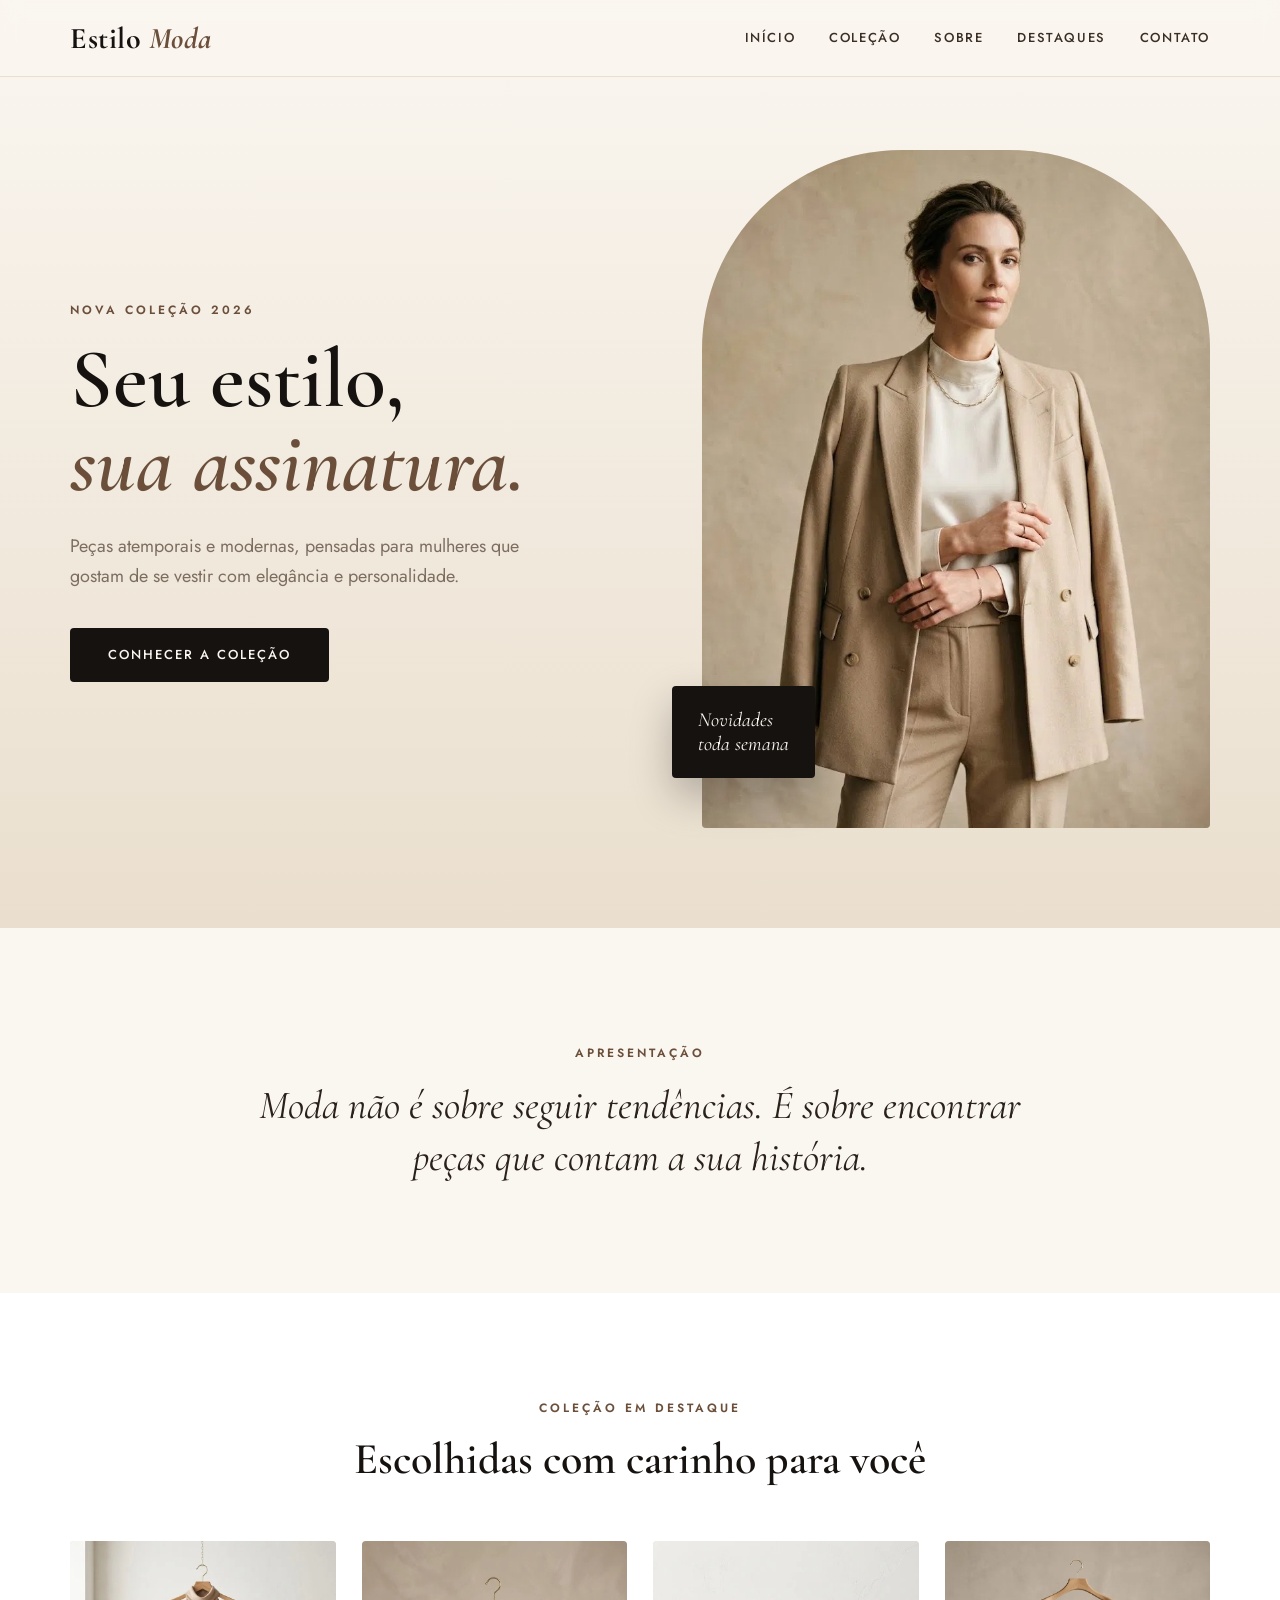
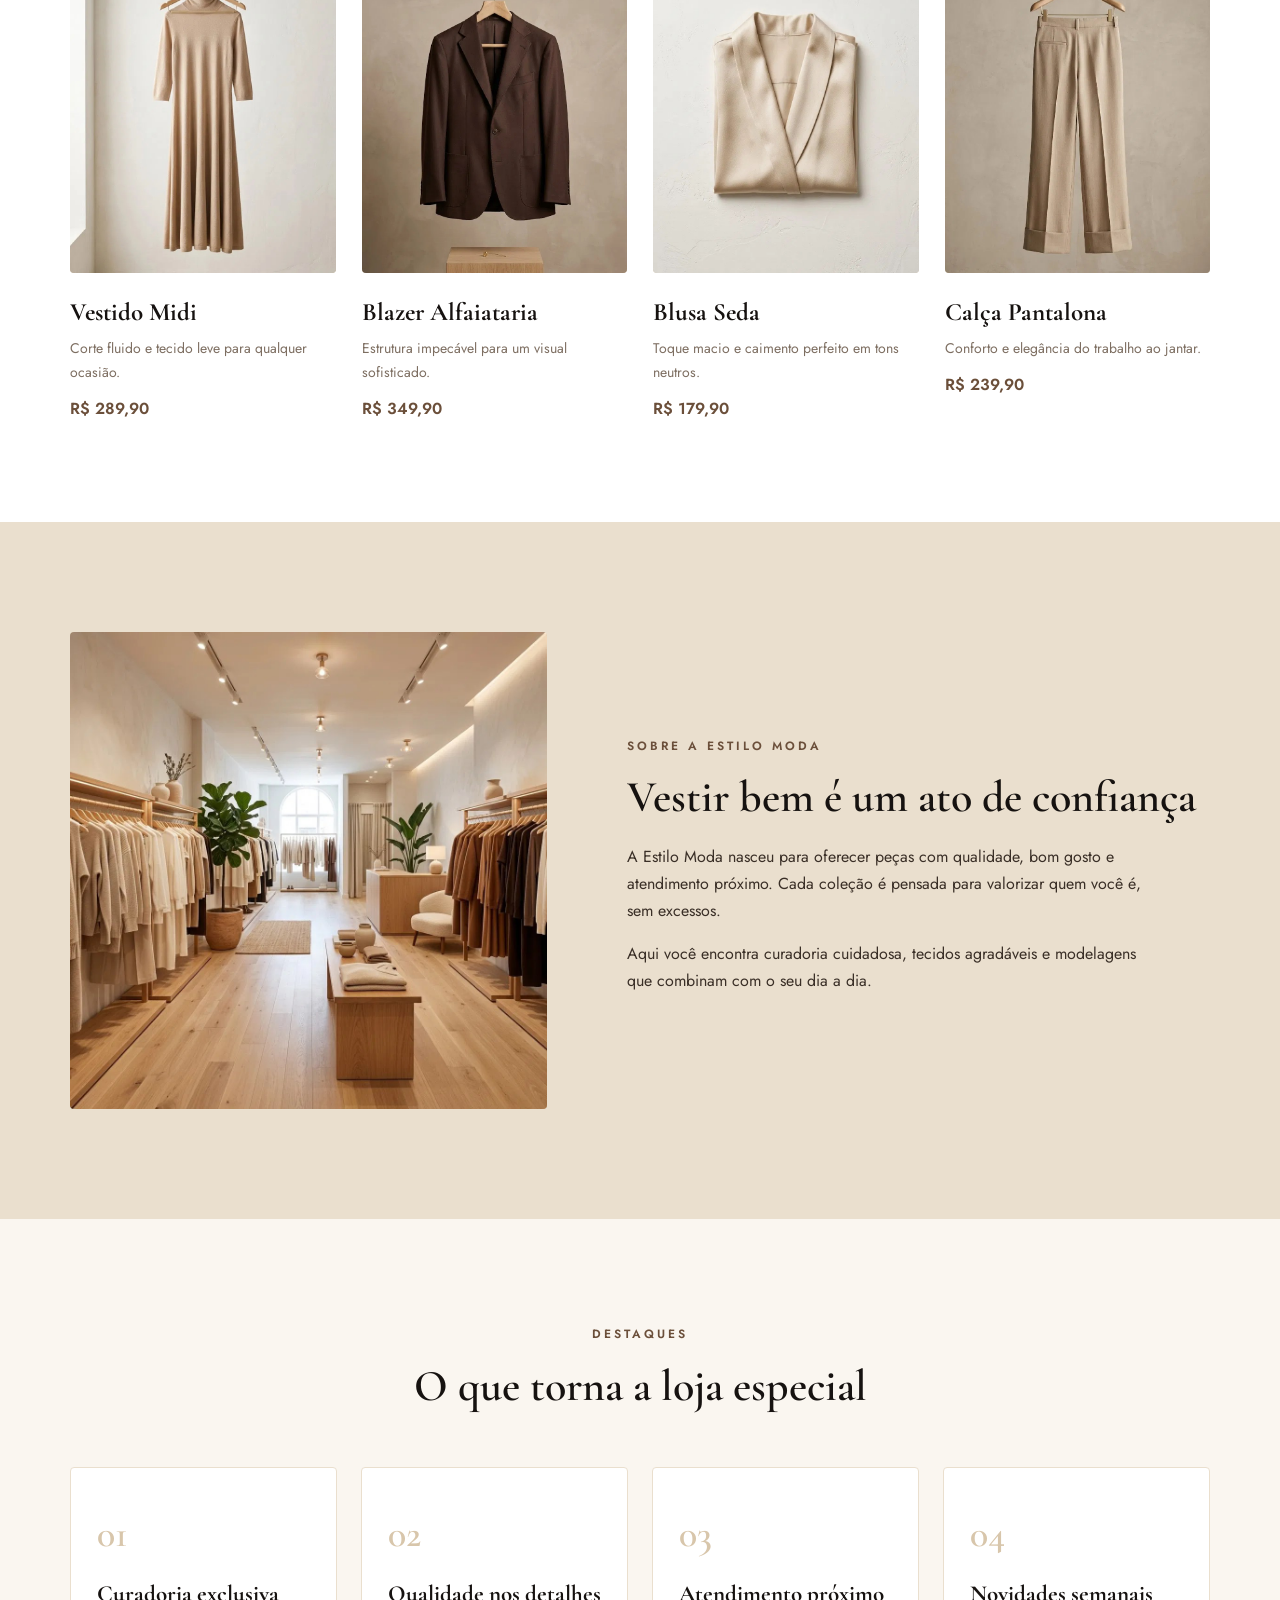
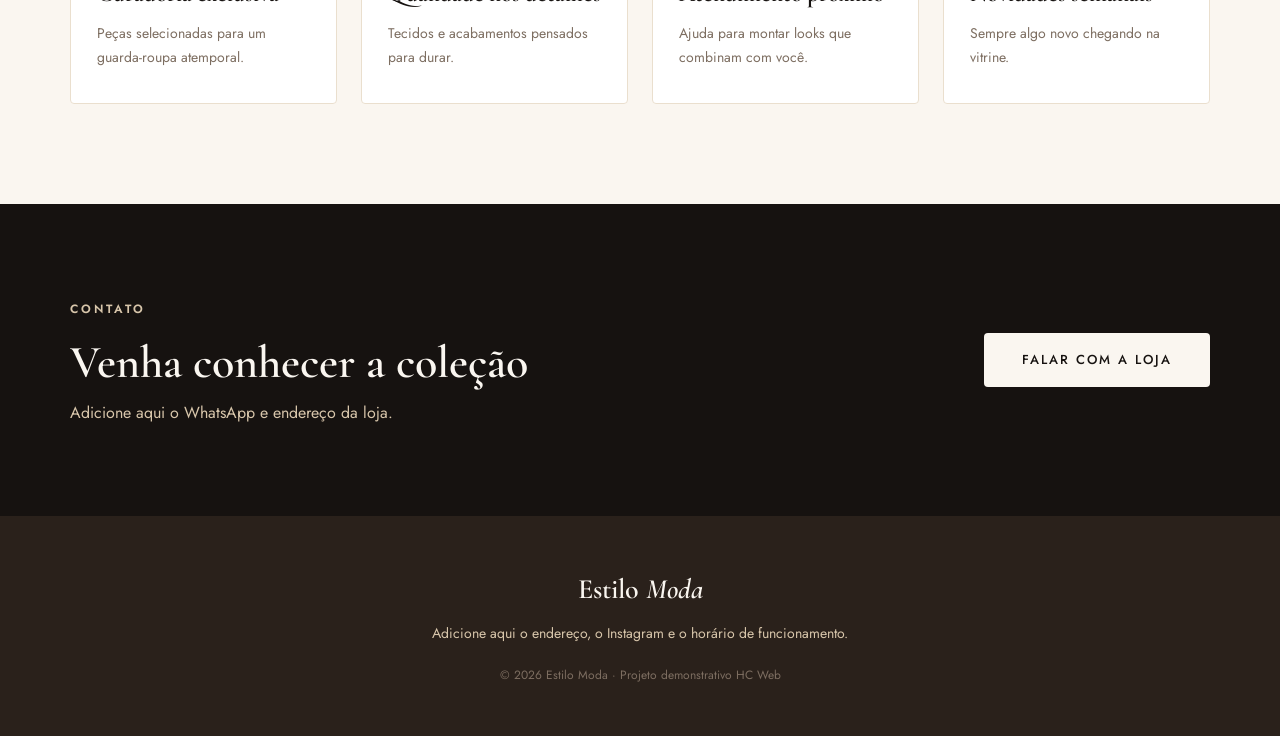
<file: projetos/estilo-moda/index.html>
<!DOCTYPE html>
<html lang="pt-BR">
<head>
  <meta charset="UTF-8">
  <meta name="viewport" content="width=device-width, initial-scale=1">
  <title>Estilo Moda — Elegância em cada detalhe</title>
  <meta name="description" content="Estilo Moda: moda feminina com elegância e sofisticação. (Projeto fictício de portfólio.)">
  <link rel="preconnect" href="https://fonts.googleapis.com">
  <link rel="preconnect" href="https://fonts.gstatic.com" crossorigin>
  <link href="https://fonts.googleapis.com/css2?family=Cormorant+Garamond:wght@500;600;700&family=Jost:wght@400;500;600&display=swap" rel="stylesheet">
  <link rel="stylesheet" href="style.css">
</head>
<body>

<!-- PROJETO FICTÍCIO DE PORTFÓLIO (HC Web). Nenhum dado de contato é real. -->

<header class="header">
  <div class="container">
    <a href="#inicio" class="logo">Estilo <em>Moda</em></a>
    <nav class="menu" id="menu" aria-label="Menu principal">
      <a href="#inicio">Início</a>
      <a href="#colecao">Coleção</a>
      <a href="#sobre">Sobre</a>
      <a href="#destaques">Destaques</a>
      <a href="#contato">Contato</a>
    </nav>
    <button class="menu-toggle" id="menuToggle" aria-label="Abrir menu" aria-expanded="false" aria-controls="menu">
      <span></span><span></span><span></span>
    </button>
  </div>
</header>

<main>
  <section class="hero" id="inicio">
    <div class="container hero-grade">
      <div class="hero-texto">
        <span class="rotulo">NOVA COLEÇÃO 2026</span>
        <h1>Seu estilo,<br><em>sua assinatura.</em></h1>
        <p>Peças atemporais e modernas, pensadas para mulheres que gostam de se vestir com elegância e personalidade.</p>
        <a class="btn" href="#colecao">Conhecer a coleção</a>
      </div>
      <div class="hero-visual">
        <div class="foto alta" data-foto="imagens/hero-moda.jpg">
          <img src="imagens/hero-moda.jpg" alt="Modelo vestindo peça da nova coleção Estilo Moda">
        </div>
        <span class="selo-flutuante">Novidades<br>toda semana</span>
      </div>
    </div>
  </section>

  <section class="apresentacao" id="apresentacao">
    <div class="container">
      <span class="rotulo">APRESENTAÇÃO</span>
      <p class="frase">Moda não é sobre seguir tendências. É sobre encontrar peças que contam a sua história.</p>
    </div>
  </section>

  <section class="colecao" id="colecao">
    <div class="container">
      <div class="titulo-secao">
        <span class="rotulo">COLEÇÃO EM DESTAQUE</span>
        <h2>Escolhidas com carinho para você</h2>
      </div>
      <div class="grade-produtos">
        <article class="produto">
          <div class="foto" data-foto="imagens/vestido.jpg"><img src="imagens/vestido.jpg" alt="Vestido midi elegante" loading="lazy"></div>
          <h3>Vestido Midi</h3>
          <p>Corte fluido e tecido leve para qualquer ocasião.</p>
          <span class="preco">R$ 289,90</span>
        </article>
        <article class="produto">
          <div class="foto" data-foto="imagens/blazer.jpg"><img src="imagens/blazer.jpg" alt="Blazer de alfaiataria" loading="lazy"></div>
          <h3>Blazer Alfaiataria</h3>
          <p>Estrutura impecável para um visual sofisticado.</p>
          <span class="preco">R$ 349,90</span>
        </article>
        <article class="produto">
          <div class="foto" data-foto="imagens/blusa.jpg"><img src="imagens/blusa.jpg" alt="Blusa de seda em tom neutro" loading="lazy"></div>
          <h3>Blusa Seda</h3>
          <p>Toque macio e caimento perfeito em tons neutros.</p>
          <span class="preco">R$ 179,90</span>
        </article>
        <article class="produto">
          <div class="foto" data-foto="imagens/calca.jpg"><img src="imagens/calca.jpg" alt="Calça pantalona" loading="lazy"></div>
          <h3>Calça Pantalona</h3>
          <p>Conforto e elegância do trabalho ao jantar.</p>
          <span class="preco">R$ 239,90</span>
        </article>
      </div>
    </div>
  </section>

  <section class="sobre" id="sobre">
    <div class="container sobre-grade">
      <div class="foto" data-foto="imagens/sobre-loja.jpg"><img src="imagens/sobre-loja.jpg" alt="Interior da loja Estilo Moda" loading="lazy"></div>
      <div>
        <span class="rotulo">SOBRE A ESTILO MODA</span>
        <h2>Vestir bem é um ato de confiança</h2>
        <p>A Estilo Moda nasceu para oferecer peças com qualidade, bom gosto e atendimento próximo. Cada coleção é pensada para valorizar quem você é, sem excessos.</p>
        <p>Aqui você encontra curadoria cuidadosa, tecidos agradáveis e modelagens que combinam com o seu dia a dia.</p>
      </div>
    </div>
  </section>

  <section class="diferenciais" id="destaques">
    <div class="container">
      <div class="titulo-secao">
        <span class="rotulo">DESTAQUES</span>
        <h2>O que torna a loja especial</h2>
      </div>
      <div class="grade-dif">
        <div class="dif"><b>01</b><h3>Curadoria exclusiva</h3><p>Peças selecionadas para um guarda-roupa atemporal.</p></div>
        <div class="dif"><b>02</b><h3>Qualidade nos detalhes</h3><p>Tecidos e acabamentos pensados para durar.</p></div>
        <div class="dif"><b>03</b><h3>Atendimento próximo</h3><p>Ajuda para montar looks que combinam com você.</p></div>
        <div class="dif"><b>04</b><h3>Novidades semanais</h3><p>Sempre algo novo chegando na vitrine.</p></div>
      </div>
    </div>
  </section>

  <section class="cta" id="contato">
    <div class="container cta-interno">
      <div>
        <span class="rotulo claro">CONTATO</span>
        <h2>Venha conhecer a coleção</h2>
        <p>Adicione aqui o WhatsApp e endereço da loja.</p>
      </div>
      <a class="btn btn-claro" href="#contato">Falar com a loja</a>
    </div>
  </section>
</main>

<footer class="rodape">
  <div class="container">
    <strong>Estilo <em>Moda</em></strong>
    <p>Adicione aqui o endereço, o Instagram e o horário de funcionamento.</p>
    <p class="copy">© 2026 Estilo Moda · Projeto demonstrativo HC Web</p>
  </div>
</footer>

<script src="script.js"></script>
</body>
</html>
</file>
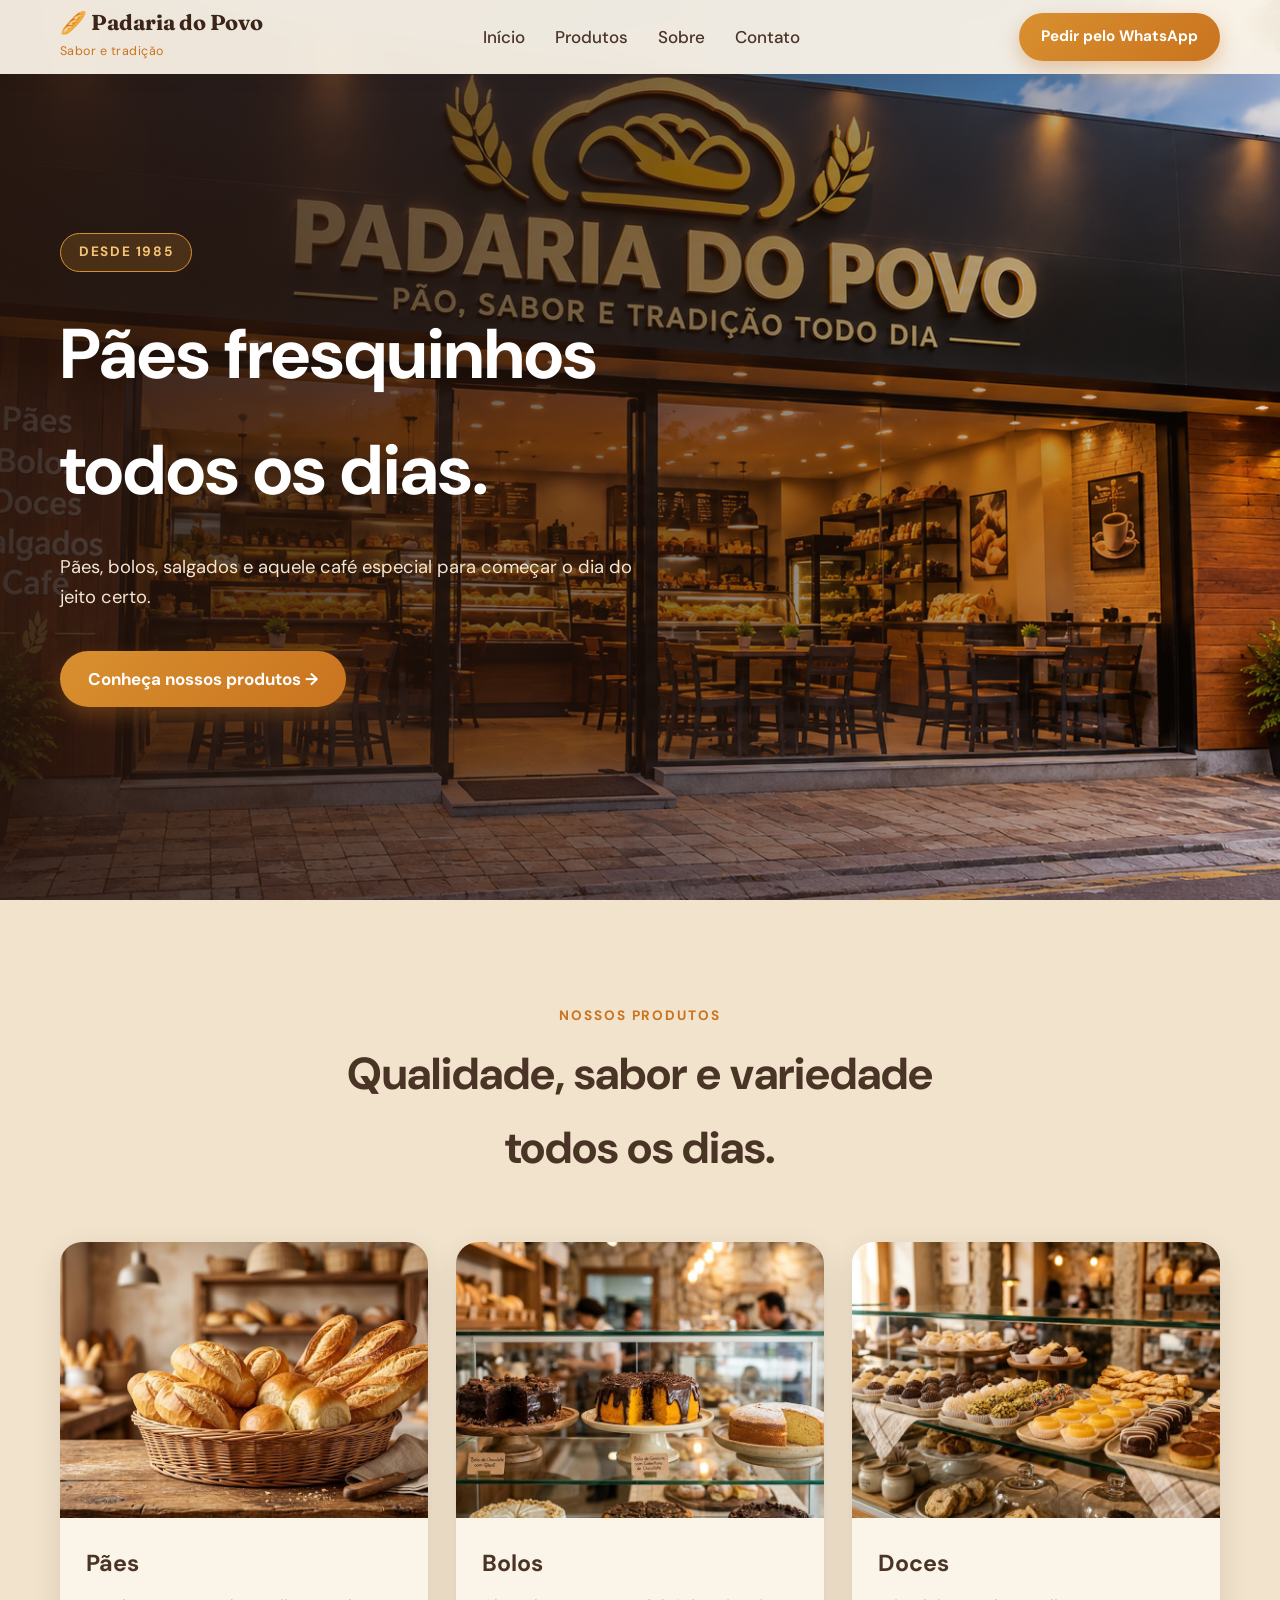
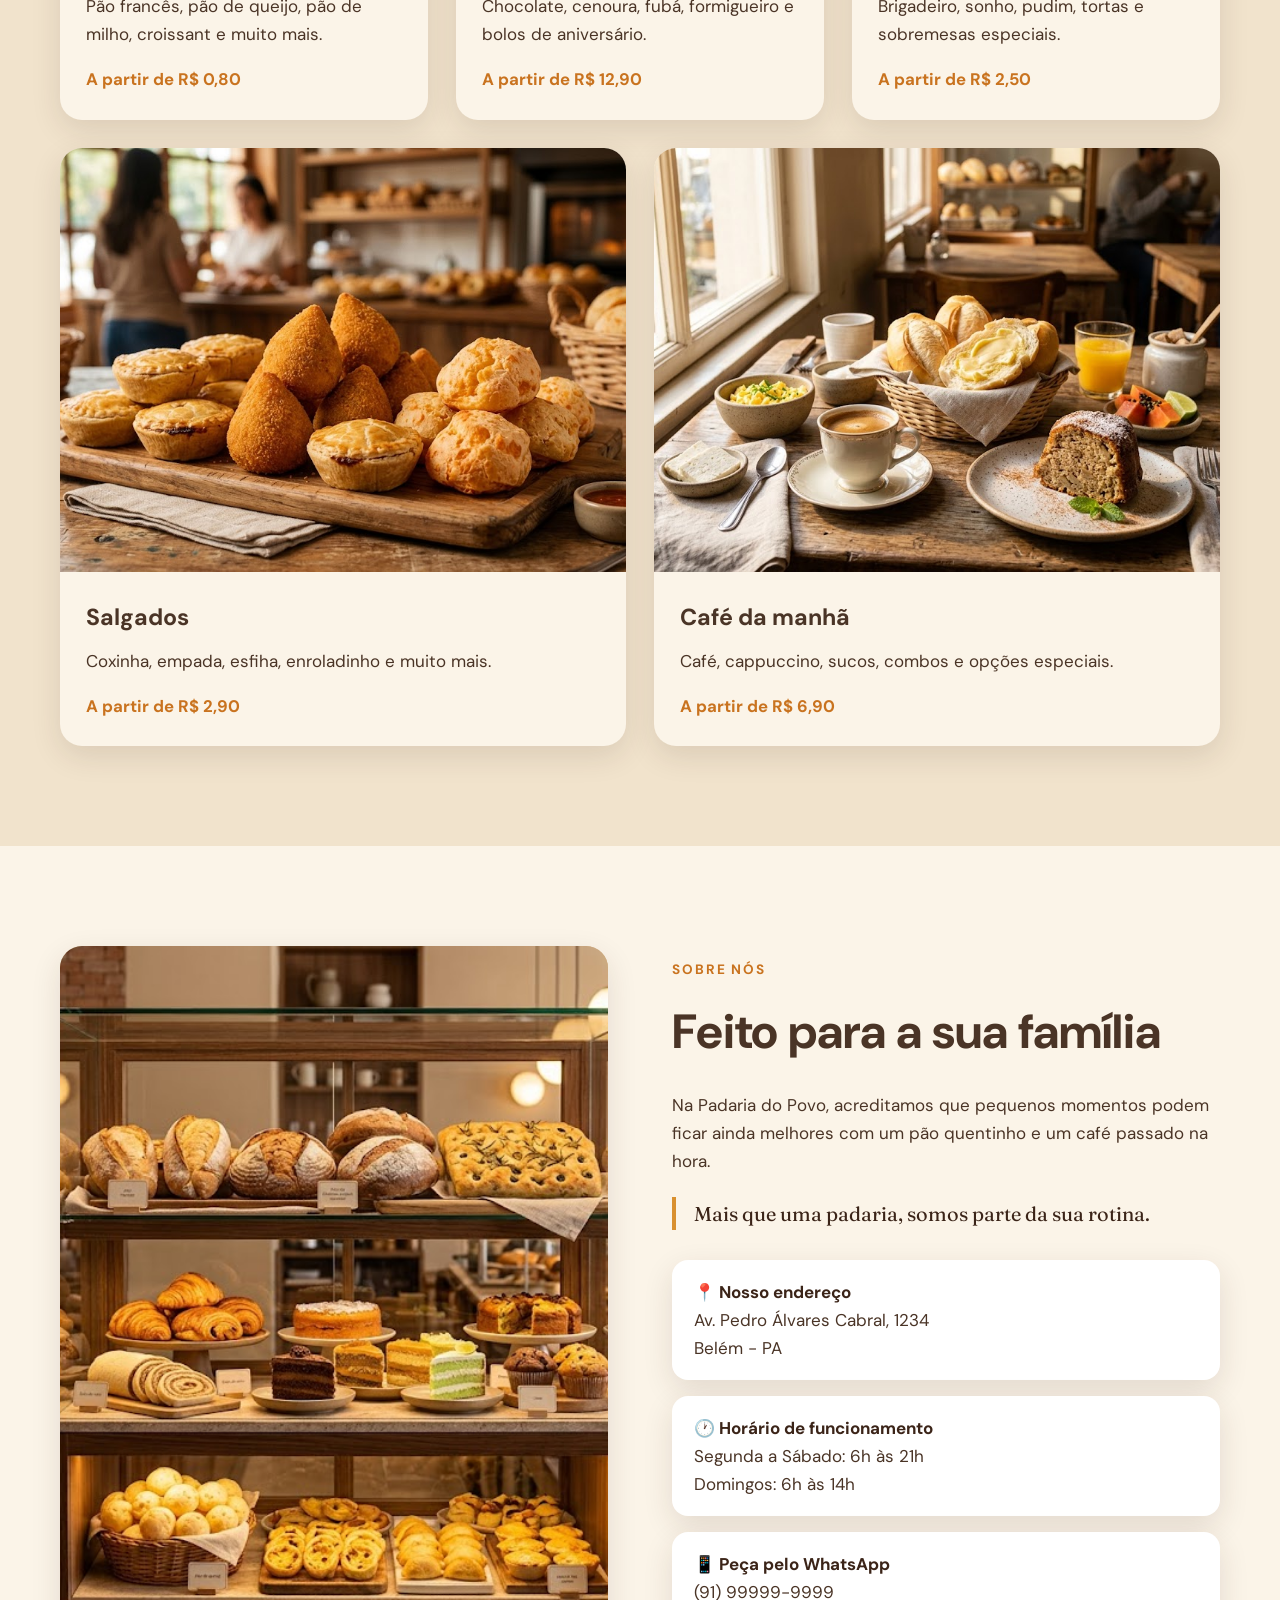
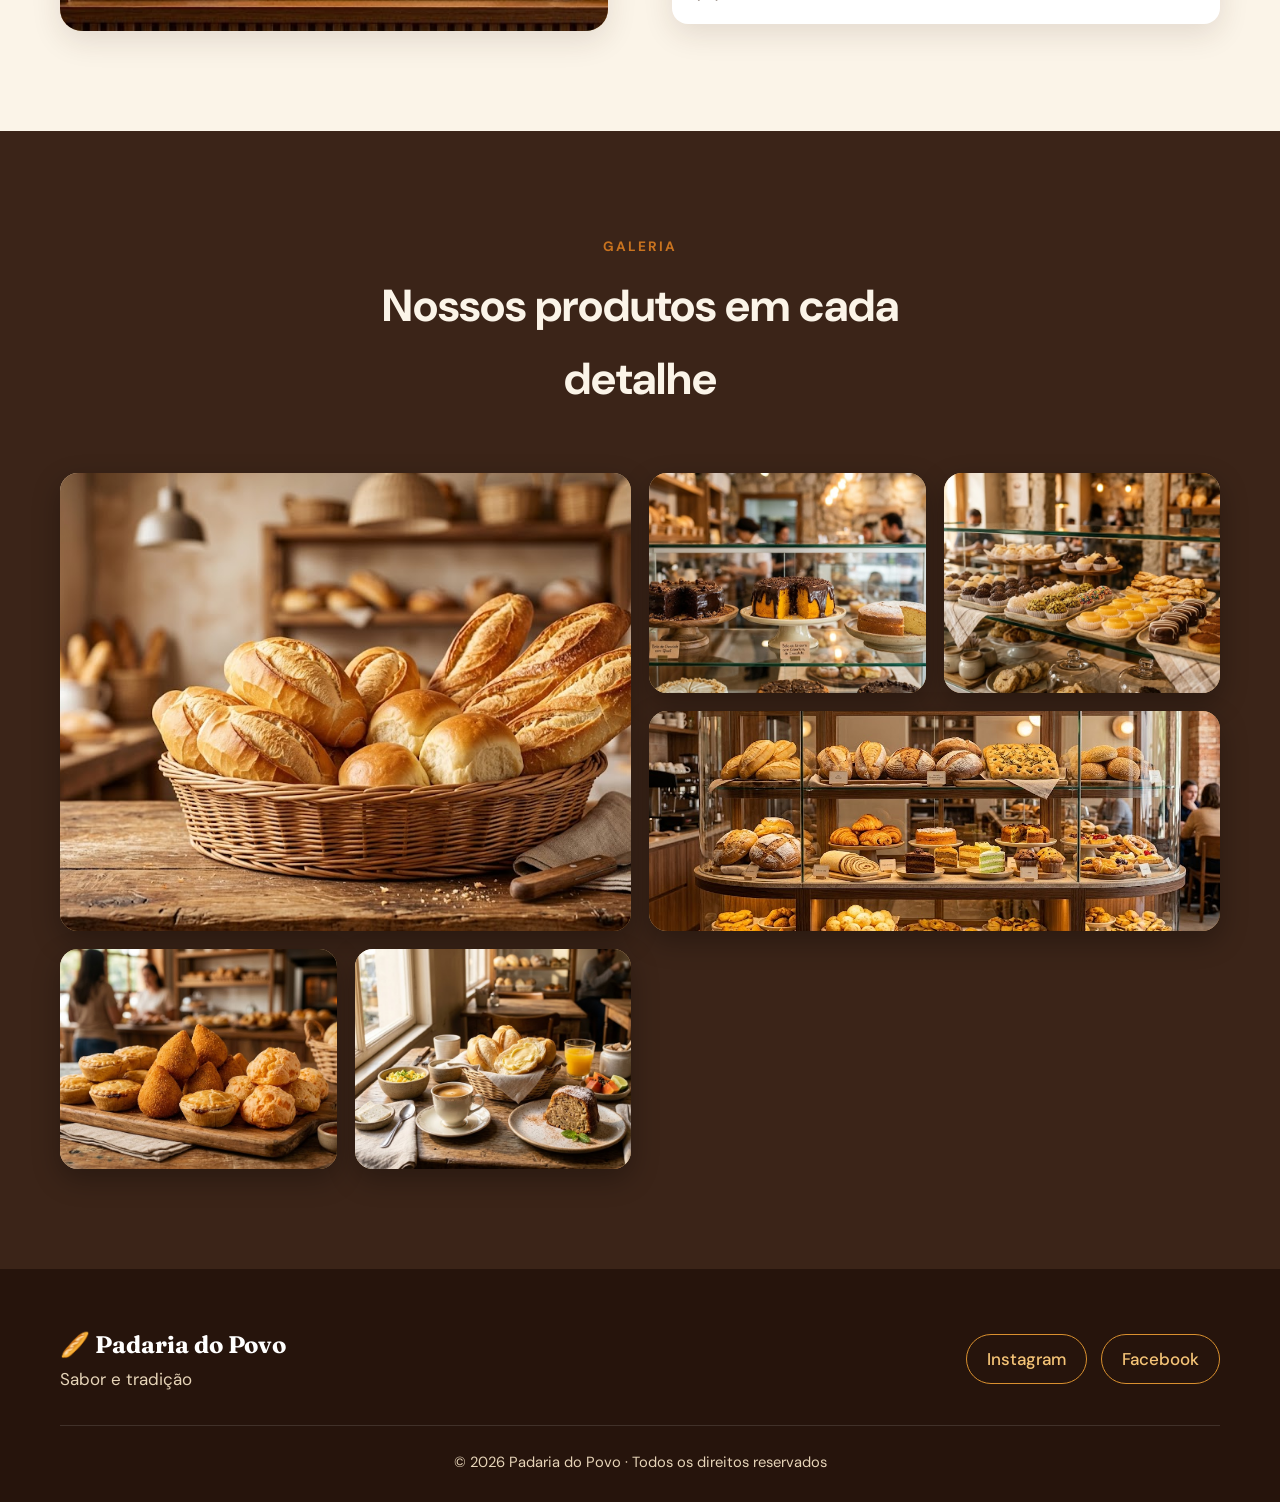
<file: projetos/padaria/index.html>
<!DOCTYPE html>
<html lang="pt-BR">
<head>
  <meta charset="UTF-8">
  <meta name="viewport" content="width=device-width, initial-scale=1">
  <title>Padaria do Povo — Sabor e tradição | Belém - PA</title>
  <meta name="description" content="Padaria do Povo: pães, bolos, doces, salgados e café da manhã desde 1985, em Belém - PA. (Projeto fictício de portfólio.)">
  <link rel="preconnect" href="https://fonts.googleapis.com">
  <link rel="preconnect" href="https://fonts.gstatic.com" crossorigin>
  <link href="https://fonts.googleapis.com/css2?family=DM+Sans:wght@400;500;700&family=Fraunces:wght@600;700&display=swap" rel="stylesheet">
  <link rel="stylesheet" href="style.css">
</head>
<body>

<!--
  PROJETO FICTÍCIO DE PORTFÓLIO (HC Web).
  O número de WhatsApp usado nos botões (55 91 99999-9999) é apenas DEMONSTRATIVO.
  Troque o link wa.me abaixo por um número real apenas se for usar o site de verdade.
-->

<header class="header">
  <div class="container">
    <a href="#inicio" class="logo">
      <strong>🥖 Padaria do Povo</strong>
      <small>Sabor e tradição</small>
    </a>
    <nav class="menu" id="menu" aria-label="Menu principal">
      <a href="#inicio">Início</a>
      <a href="#produtos">Produtos</a>
      <a href="#sobre">Sobre</a>
      <a href="#contato">Contato</a>
    </nav>
    <a class="btn btn-ouro" href="https://wa.me/5591999999999" target="_blank" rel="noopener noreferrer">Pedir pelo WhatsApp</a>
    <button class="menu-toggle" id="menuToggle" aria-label="Abrir menu" aria-expanded="false" aria-controls="menu">
      <span></span><span></span><span></span>
    </button>
  </div>
</header>

<main>
  <!-- HERO: a foto é aplicada via CSS (imagens/hero-padaria.jpg) -->
  <section class="hero" id="inicio" aria-label="Apresentação">
    <div class="container">
      <div class="hero-texto">
        <span class="selo">DESDE 1985</span>
        <h1>Pães fresquinhos<br>todos os dias.</h1>
        <p>Pães, bolos, salgados e aquele café especial para começar o dia do jeito certo.</p>
        <a class="btn btn-ouro" href="#produtos">Conheça nossos produtos →</a>
      </div>
    </div>
  </section>

  <section class="produtos" id="produtos">
    <div class="container">
      <div class="titulo-secao">
        <span>NOSSOS PRODUTOS</span>
        <h2>Qualidade, sabor e variedade todos os dias.</h2>
      </div>
      <div class="grade-produtos">
        <article class="card">
          <div class="foto"><img src="imagens/paes.jpg" alt="Pães fresquinhos da Padaria do Povo" loading="lazy"></div>
          <div class="card-corpo">
            <h3>Pães</h3>
            <p>Pão francês, pão de queijo, pão de milho, croissant e muito mais.</p>
            <p class="preco">A partir de R$ 0,80</p>
          </div>
        </article>
        <article class="card">
          <div class="foto"><img src="imagens/bolos.jpg" alt="Bolos caseiros da Padaria do Povo" loading="lazy"></div>
          <div class="card-corpo">
            <h3>Bolos</h3>
            <p>Chocolate, cenoura, fubá, formigueiro e bolos de aniversário.</p>
            <p class="preco">A partir de R$ 12,90</p>
          </div>
        </article>
        <article class="card">
          <div class="foto"><img src="imagens/doces.jpg" alt="Doces e sobremesas da Padaria do Povo" loading="lazy"></div>
          <div class="card-corpo">
            <h3>Doces</h3>
            <p>Brigadeiro, sonho, pudim, tortas e sobremesas especiais.</p>
            <p class="preco">A partir de R$ 2,50</p>
          </div>
        </article>
        <article class="card">
          <div class="foto"><img src="imagens/salgados.jpg" alt="Salgados assados e fritos da Padaria do Povo" loading="lazy"></div>
          <div class="card-corpo">
            <h3>Salgados</h3>
            <p>Coxinha, empada, esfiha, enroladinho e muito mais.</p>
            <p class="preco">A partir de R$ 2,90</p>
          </div>
        </article>
        <article class="card">
          <div class="foto"><img src="imagens/cafe.jpg" alt="Café da manhã completo da Padaria do Povo" loading="lazy"></div>
          <div class="card-corpo">
            <h3>Café da manhã</h3>
            <p>Café, cappuccino, sucos, combos e opções especiais.</p>
            <p class="preco">A partir de R$ 6,90</p>
          </div>
        </article>
      </div>
    </div>
  </section>

  <section class="sobre" id="sobre">
    <div class="container sobre-grade">
      <div class="foto"><img src="imagens/vitrine.jpg" alt="Vitrine da Padaria do Povo com pães e doces" loading="lazy"></div>
      <div>
        <span class="rotulo">SOBRE NÓS</span>
        <h2>Feito para a sua família</h2>
        <p>Na Padaria do Povo, acreditamos que pequenos momentos podem ficar ainda melhores com um pão quentinho e um café passado na hora.</p>
        <p class="destaque">Mais que uma padaria, somos parte da sua rotina.</p>
        <div class="infos" id="contato">
          <div class="info"><strong>📍 Nosso endereço</strong>Av. Pedro Álvares Cabral, 1234<br>Belém - PA</div>
          <div class="info"><strong>🕐 Horário de funcionamento</strong>Segunda a Sábado: 6h às 21h<br>Domingos: 6h às 14h</div>
          <div class="info">
            <strong>📱 Peça pelo WhatsApp</strong>
            <!-- Número fictício, apenas demonstrativo -->
            <a href="https://wa.me/5591999999999" target="_blank" rel="noopener noreferrer">(91) 99999-9999</a>
          </div>
        </div>
      </div>
    </div>
  </section>

  <section class="galeria" id="galeria">
    <div class="container">
      <div class="titulo-secao">
        <span>GALERIA</span>
        <h2>Nossos produtos em cada detalhe</h2>
      </div>
      <div class="grade-galeria">
        <div class="foto g-grande"><img src="imagens/paes.jpg" alt="Pães recém-saídos do forno" loading="lazy"></div>
        <div class="foto"><img src="imagens/bolos.jpg" alt="Bolo de chocolate fatiado" loading="lazy"></div>
        <div class="foto"><img src="imagens/doces.jpg" alt="Brigadeiros e doces variados" loading="lazy"></div>
        <div class="foto g-largo"><img src="imagens/vitrine.jpg" alt="Vitrine cheia de delícias" loading="lazy"></div>
        <div class="foto"><img src="imagens/salgados.jpg" alt="Coxinhas e salgados dourados" loading="lazy"></div>
        <div class="foto"><img src="imagens/cafe.jpg" alt="Café com leite e pão na chapa" loading="lazy"></div>
      </div>
    </div>
  </section>
</main>

<footer class="rodape">
  <div class="container">
    <div class="rodape-topo">
      <div><strong>🥖 Padaria do Povo</strong>Sabor e tradição</div>
      <!-- Links fictícios: substitua pelos perfis reais se o projeto for usado de verdade -->
      <div class="redes">
        <a href="#" aria-label="Instagram da Padaria do Povo (link fictício)">Instagram</a>
        <a href="#" aria-label="Facebook da Padaria do Povo (link fictício)">Facebook</a>
      </div>
    </div>
    <p class="copy">© 2026 Padaria do Povo · Todos os direitos reservados</p>
  </div>
</footer>

<script>
  // Menu mobile
  const toggle = document.getElementById('menuToggle');
  const menu = document.getElementById('menu');
  toggle.addEventListener('click', () => {
    const aberto = menu.classList.toggle('aberto');
    toggle.setAttribute('aria-expanded', aberto);
  });
  menu.querySelectorAll('a').forEach(a => a.addEventListener('click', () => {
    menu.classList.remove('aberto');
    toggle.setAttribute('aria-expanded', false);
  }));

  // Enquanto a foto não existir na pasta, o espaço dela fica reservado (fundo dourado)
  // com o nome do arquivo esperado. Ao colocar a foto com o mesmo nome, ela aparece sozinha.
  document.querySelectorAll('.foto img').forEach(img => {
    const falhou = () => { const f = img.parentElement; f.classList.add('sem-foto'); f.dataset.foto = img.getAttribute('src'); };
    img.addEventListener('error', falhou);
    if (img.complete && img.naturalWidth === 0) falhou();
  });
</script>
</body>
</html>
</file>
<file: style.css>
:root{
  --blue:#2563ff;
  --blue-bright:#3b82ff;
  --blue-dark:#1748d1;
  --purple:#7c3aed;
  --purple-light:#a78bfa;
  --navy:#080d1c;
  --navy-2:#11182d;
  --text:#e7edf8;
  --muted:#a1aec2;
  --light:#0c1423;
  --white:#ffffff;
  --border:rgba(156,177,211,.14);
  --border-blue:rgba(82,139,255,.38);
  --radius:20px;
  --shadow:0 18px 50px rgba(16,24,40,.08);
  --shadow-hover:0 25px 65px rgba(37,99,255,.16);
}

*{
  box-sizing:border-box;
}

html{
  scroll-behavior:smooth;
}

body{
  margin:0;
  font-family:Inter,Arial,sans-serif;
  color:var(--text);
  background:#fff;
  line-height:1.6;
}

a{
  transition:.2s ease;
}

.container{
  width:min(1120px,92%);
  margin:auto;
}

section{
  scroll-margin-top:90px;
}

/* =========================
   HEADER
========================= */

.header{
  position:sticky;
  top:0;
  z-index:50;
  background:rgba(8,13,28,.92);
  backdrop-filter:blur(16px);
  border-bottom:1px solid rgba(255,255,255,.08);
}

.nav{
  height:74px;
  display:flex;
  align-items:center;
  justify-content:space-between;
}

.logo{
  font-size:25px;
  font-weight:850;
  color:#fff;
  text-decoration:none;
  letter-spacing:-.7px;
}

.logo span,
.footer span{
  color:#5f8cff;
}

.nav-links{
  display:flex;
  gap:30px;
}

.nav-links a{
  color:#d9e2f2;
  text-decoration:none;
  font-size:14px;
  font-weight:600;
}

.nav-links a:hover{
  color:#7ea4ff;
}

.menu-btn{
  display:none;
  background:none;
  border:0;
  color:#fff;
  font-size:25px;
  cursor:pointer;
}

/* =========================
   HERO
========================= */

.hero{
  position:relative;
  background:
    radial-gradient(circle at 78% 22%,rgba(37,99,255,.40),transparent 28%),
    radial-gradient(circle at 62% 80%,rgba(124,58,237,.30),transparent 32%),
    radial-gradient(circle at 15% 90%,rgba(37,99,255,.13),transparent 30%),
    linear-gradient(135deg,#070b17 0%,#0b1022 48%,#10152d 100%);
  color:#fff;
  overflow:hidden;
}

.hero::before{
  content:"";
  position:absolute;
  width:420px;
  height:420px;
  right:-180px;
  top:-180px;
  border-radius:50%;
  background:rgba(124,58,237,.16);
  filter:blur(70px);
}

.hero::after{
  content:"";
  position:absolute;
  width:360px;
  height:360px;
  left:-180px;
  bottom:-180px;
  border-radius:50%;
  background:rgba(37,99,255,.14);
  filter:blur(70px);
}

.hero-grid{
  min-height:650px;
  display:grid;
  grid-template-columns:1fr 1fr;
  align-items:center;
  gap:40px;
  position:relative;
  z-index:2;
}

.eyebrow{
  display:inline-flex;
  color:#8eafff;
  font-size:12px;
  letter-spacing:1.7px;
  font-weight:850;
  margin-bottom:15px;
}

.hero h1{
  font-size:54px;
  line-height:1.06;
  margin:0 0 22px;
  letter-spacing:-2.2px;
}

.hero h1 span{
  color:#5f8cff;
  text-shadow:0 0 30px rgba(37,99,255,.35);
}

.hero p{
  font-size:17px;
  color:#c5d0e2;
  max-width:620px;
}

.hero-actions{
  display:flex;
  gap:14px;
  margin:32px 0;
}

.btn{
  display:inline-flex;
  align-items:center;
  justify-content:center;
  min-height:50px;
  padding:0 23px;
  border-radius:12px;
  text-decoration:none;
  font-weight:750;
  font-size:14px;
  border:1px solid transparent;
  transition:.22s ease;
  cursor:pointer;
}

.btn-primary{
  background:linear-gradient(135deg,#2563ff,#4f7cff);
  color:#fff;
  box-shadow:
    0 12px 30px rgba(37,99,255,.30),
    0 0 25px rgba(37,99,255,.12);
}

.btn-primary:hover{
  background:linear-gradient(135deg,#3b72ff,#668dff);
  transform:translateY(-3px);
  box-shadow:
    0 18px 35px rgba(37,99,255,.36),
    0 0 35px rgba(37,99,255,.18);
}

.btn-outline{
  border-color:rgba(126,164,255,.35);
  color:#fff;
  background:rgba(255,255,255,.04);
}

.btn-outline:hover{
  border-color:#7ea4ff;
  background:rgba(37,99,255,.14);
  transform:translateY(-3px);
}

.btn:focus-visible{
  outline:3px solid rgba(126,164,255,.45);
  outline-offset:3px;
}

.trust-row{
  display:flex;
  gap:22px;
  flex-wrap:wrap;
  color:#aebbd0;
  font-size:12px;
}

/* =========================
   DEVICE SHOWCASE
========================= */

.device-showcase{
  width:100%;
  max-width:600px;
  height:460px;
  position:relative;
  display:flex;
  align-items:center;
  justify-content:flex-start;
}

.laptop{
  position:relative;
  z-index:1;
  width:calc(100% - 42px);
  max-width:540px;
  min-width:0;
  height:auto;
  aspect-ratio:540 / 340;
  border:1px solid #65728a;
  border-radius:18px;
  background:linear-gradient(145deg,#75829a 0%,#27334a 12%,#080d18 38%,#10192a 100%);
  padding:17px 10px 12px;
  transform:perspective(1100px) rotateY(-4deg);
  box-shadow:
    0 28px 55px rgba(0,0,0,.38),
    0 10px 22px rgba(37,99,255,.10);
}

.screen{
  display:flex;
  flex-direction:column;
  height:100%;
  min-height:0;
  border-radius:10px;
  overflow:hidden;
  background:#fff;
}

.browser-bar{
  display:flex;
  flex:0 0 30px;
  align-items:center;
  gap:12px;
  padding:0 12px;
  background:linear-gradient(180deg,#f7f8fb,#e9edf4);
  border-bottom:1px solid #dce2ec;
}

.window-indicators{
  display:inline-flex;
  flex:0 0 auto;
  gap:4px;
}

.window-indicators span{
  width:6px;
  height:6px;
  border-radius:50%;
  background:#aab4c4;
}

.window-indicators span:first-child{
  background:#f28b82;
}

.window-indicators span:nth-child(2){
  background:#fbbc04;
}

.window-indicators span:last-child{
  background:#81c995;
}

.browser-url{
  flex:1;
  max-width:260px;
  margin:auto;
  padding:3px 14px;
  overflow:hidden;
  border:1px solid #dce2ec;
  border-radius:5px;
  background:#fff;
  color:#7b8799;
  font-size:9px;
  line-height:1.2;
  text-align:center;
  text-overflow:ellipsis;
  white-space:nowrap;
}

.fake-site{
  display:flex;
  flex:1;
  min-height:0;
  flex-direction:column;
  align-items:flex-start;
  justify-content:center;
  height:100%;
  padding:24px clamp(110px,16%,145px) 24px clamp(20px,3vw,38px);
  background:
    radial-gradient(circle at 95% 15%,rgba(124,58,237,.08),transparent 30%),
    linear-gradient(135deg,#fff,#f3f6fb);
}

.fake-site small{
  color:var(--blue);
  font-size:10px;
  font-weight:800;
  letter-spacing:1.5px;
}

.fake-site strong{
  display:block;
  max-width:350px;
  margin:12px 0 8px;
  color:#172033;
  font-size:clamp(21px,2.4vw,29px);
  line-height:1.16;
  letter-spacing:-.7px;
}

.fake-site p{
  max-width:360px;
  margin:0 0 16px;
  color:#667085;
  font-size:11px;
  line-height:1.55;
}

.fake-site button,
.phone-screen button{
  display:inline-flex;
  align-items:center;
  justify-content:center;
  min-height:34px;
  border:0;
  border-radius:9px;
  background:linear-gradient(135deg,#2563ff,#6d5dfc);
  color:#fff;
  padding:0 14px;
  font-weight:700;
  font-size:10px;
  white-space:nowrap;
  box-shadow:0 7px 16px rgba(37,99,255,.20);
}

.phone{
  position:absolute;
  z-index:2;
  right:4px;
  bottom:44px;
  width:clamp(132px,11vw,150px);
  height:auto;
  aspect-ratio:145 / 285;
  border:1px solid #6c7890;
  border-radius:28px;
  background:linear-gradient(145deg,#71809a 0%,#202b40 20%,#080d18 100%);
  padding:7px;
  box-shadow:
    0 22px 42px rgba(0,0,0,.42),
    0 0 28px rgba(124,58,237,.12);
}

.phone::before{
  content:"";
  position:absolute;
  top:10px;
  left:50%;
  width:30px;
  height:4px;
  border-radius:999px;
  background:#424e63;
  transform:translateX(-50%);
}

.phone-screen{
  display:flex;
  flex-direction:column;
  align-items:flex-start;
  justify-content:center;
  height:100%;
  padding:18px 10px;
  border-radius:20px;
  background:
    radial-gradient(circle at 85% 8%,rgba(124,58,237,.08),transparent 35%),
    linear-gradient(160deg,#fff,#f3f6fc);
  color:#172033;
}

.phone-screen small{
  color:var(--blue);
  font-size:9px;
  font-weight:850;
  letter-spacing:1.2px;
}

.phone-screen strong{
  display:block;
  margin:16px 0 8px;
  font-size:17px;
  line-height:1.15;
  letter-spacing:-.3px;
}

.phone-screen p{
  margin:0 0 14px;
  color:var(--muted);
  font-size:10px;
  line-height:1.45;
}

.phone-screen button{
  min-height:30px;
  padding:0 10px;
  font-size:9px;
}

.responsive-badge{
  position:absolute;
  bottom:12px;
  left:18px;
  z-index:3;
  display:inline-flex;
  align-items:center;
  gap:7px;
  padding:8px 12px;
  border:1px solid rgba(126,164,255,.24);
  border-radius:999px;
  background:rgba(17,24,45,.88);
  color:#e5edff;
  font-size:10px;
  font-weight:700;
  box-shadow:0 8px 22px rgba(0,0,0,.22);
}

.responsive-badge span{
  color:#8eafff;
  font-size:13px;
  line-height:1;
}

/* =========================
   SECTIONS
========================= */

.section{
  padding:95px 0;
}

.light{
  background:
    radial-gradient(circle at 10% 10%,rgba(37,99,255,.035),transparent 25%),
    #f7f9fc;
}

.section-intro{
  max-width:680px;
  margin-bottom:48px;
}

.section-intro h2{
  font-size:38px;
  line-height:1.15;
  margin:0 0 13px;
  letter-spacing:-1.2px;
}

.section-intro p{
  color:var(--muted);
  margin:0;
}

.blue{
  color:var(--blue);
}

/* =========================
   SERVICES
========================= */

.service-grid{
  display:grid;
  grid-template-columns:repeat(3,1fr);
  gap:20px;
}

.service-grid article{
  background:#fff;
  border:1px solid var(--border);
  padding:29px;
  border-radius:var(--radius);
  box-shadow:0 7px 25px rgba(16,24,40,.035);
  transition:.22s ease;
}

.service-grid article:hover{
  transform:translateY(-7px);
  border-color:var(--border-blue);
  box-shadow:var(--shadow-hover);
}

.service-grid article span{
  display:inline-flex;
  width:40px;
  height:40px;
  align-items:center;
  justify-content:center;
  background:linear-gradient(135deg,#edf3ff,#f1ecff);
  color:var(--blue);
  border-radius:11px;
  font-size:12px;
  font-weight:850;
  box-shadow:0 5px 15px rgba(37,99,255,.08);
}

.service-grid h3{
  margin:18px 0 6px;
}

.service-grid p{
  color:var(--muted);
  font-size:14px;
  margin:0;
}

.support-footer{
  display:flex;
  align-items:center;
  justify-content:space-between;
  gap:24px;
  margin-top:32px;
  padding:24px 28px;
  border:1px solid var(--border-blue);
  border-radius:var(--radius);
  background:linear-gradient(135deg,rgba(37,99,255,.06),rgba(124,58,237,.04));
}

.support-note{
  max-width:560px;
  margin:0;
  color:var(--muted);
  font-size:12px;
}

.support-links{
  display:flex;
  flex-wrap:wrap;
  gap:12px;
}

.support-links .btn-outline{
  color:var(--blue-dark);
  border-color:var(--border-blue);
  background:#fff;
}

.support-links .btn-outline:hover{
  color:var(--blue);
  border-color:var(--blue);
  background:#f7f9ff;
}

/* =========================
   PORTFOLIO
========================= */

.portfolio{
  background:#fff;
}

.project-grid{
  display:grid;
  grid-template-columns:repeat(4,1fr);
  gap:20px;
}

.project{
  border:1px solid var(--border);
  border-radius:var(--radius);
  overflow:hidden;
  background:#fff;
  box-shadow:0 7px 25px rgba(16,24,40,.035);
  transition:.22s ease;
}

.project:hover{
  transform:translateY(-7px);
  box-shadow:var(--shadow-hover);
  border-color:var(--border-blue);
}

.project-image{
  height:195px;
  padding:23px;
  display:flex;
  align-items:flex-end;
}

.project-image div{
  color:#fff;
}

.project-image small{
  display:block;
  font-size:9px;
  letter-spacing:1px;
  font-weight:850;
  opacity:.88;
}

.project-image strong{
  display:block;
  font-size:21px;
  line-height:1.05;
  margin-top:7px;
}

.food{
  background:
    linear-gradient(145deg,rgba(0,0,0,.12),transparent),
    linear-gradient(145deg,#5b2114,#e38b18);
}

.beauty{
  background:
    linear-gradient(145deg,rgba(0,0,0,.10),transparent),
    linear-gradient(145deg,#4a1737,#d46f98);
}

.auto{
  background:
    linear-gradient(145deg,rgba(0,0,0,.12),transparent),
    linear-gradient(145deg,#07111f,#52677f);
}

.fashion{
  background:
    linear-gradient(145deg,rgba(0,0,0,.10),transparent),
    linear-gradient(145deg,#171717,#725e53);
}

.project-info{
  padding:19px;
}

.project-info h3{
  margin:0;
  font-size:16px;
}

.project-info p{
  margin:3px 0 11px;
  color:var(--muted);
  font-size:12px;
}

.project-info a{
  color:var(--blue-dark);
  text-decoration:none;
  font-size:12px;
  font-weight:800;
}

.project-info a:hover{
  color:var(--blue);
  text-decoration:underline;
  text-underline-offset:3px;
}

/* =========================
   PLANS
========================= */

.dark{
  background:
    radial-gradient(circle at 85% 10%,rgba(124,58,237,.20),transparent 28%),
    radial-gradient(circle at 10% 90%,rgba(37,99,255,.18),transparent 28%),
    linear-gradient(135deg,#080d1c,#10172b);
  color:#fff;
}

.light-text p{
  color:#adb9cc;
}

.plans-grid{
  display:grid;
  grid-template-columns:repeat(3,1fr);
  gap:20px;
  align-items:stretch;
}

.plan{
  position:relative;
  border:1px solid #293650;
  border-radius:var(--radius);
  padding:30px;
  background:rgba(17,24,45,.88);
  transition:.22s ease;
}

.plan:hover{
  transform:translateY(-6px);
  border-color:#4f7cff;
  box-shadow:
    0 25px 55px rgba(0,0,0,.24),
    0 0 30px rgba(37,99,255,.08);
}

.plan.featured{
  border-color:#5f8cff;
  background:
    linear-gradient(145deg,rgba(37,99,255,.13),rgba(124,58,237,.08)),
    rgba(17,24,45,.94);
  box-shadow:
    0 0 0 1px rgba(95,140,255,.18),
    0 22px 55px rgba(0,0,0,.20),
    0 0 35px rgba(37,99,255,.08);
  transform:translateY(-7px);
}

.plan.featured:hover{
  transform:translateY(-11px);
}

.badge{
  position:absolute;
  right:18px;
  top:18px;
  color:#9db7ff;
  font-size:9px;
  font-weight:850;
  letter-spacing:.6px;
}

.plan h3{
  margin:0 0 8px;
  font-size:21px;
}

.price{
  font-size:39px;
  font-weight:850;
  letter-spacing:-1px;
}

.price span{
  font-size:20px;
}

.plan>p{
  color:#adb9cc;
  font-size:13px;
  min-height:45px;
}

.plan ul{
  padding:0;
  margin:20px 0;
  list-style:none;
}

.plan li{
  font-size:13px;
  padding:8px 0;
  color:#dce5f4;
}

.plan li::before{
  content:"\2713";
  color:#6d9aff;
  font-weight:850;
  margin-right:8px;
}

.plan .btn{
  width:100%;
}

/* =========================
   ABOUT
========================= */

.about{
  display:grid;
  grid-template-columns:220px 1fr;
  gap:55px;
  align-items:center;
}

.about-mark{
  height:190px;
  border-radius:30px;
  background:
    radial-gradient(circle at 30% 25%,rgba(37,99,255,.35),transparent 35%),
    radial-gradient(circle at 75% 75%,rgba(124,58,237,.30),transparent 35%),
    linear-gradient(145deg,#0b1020,#18223d);
  display:flex;
  align-items:center;
  justify-content:center;
  color:#fff;
  font-size:45px;
  font-weight:800;
  box-shadow:
    var(--shadow),
    0 0 35px rgba(37,99,255,.08);
}

.about-mark span{
  color:#6d9aff;
}

.about h2{
  font-size:38px;
  line-height:1.15;
  margin:0 0 17px;
  letter-spacing:-1px;
}

.about p{
  color:var(--muted);
  max-width:700px;
}

/* =========================
   CTA
========================= */

.cta{
  position:relative;
  overflow:hidden;
  background:
    radial-gradient(circle at 85% 15%,rgba(167,139,250,.38),transparent 28%),
    radial-gradient(circle at 15% 90%,rgba(96,165,250,.25),transparent 28%),
    linear-gradient(120deg,#2563ff,#4f46e5);
  color:#fff;
  padding:70px 0;
}

.cta-inner{
  display:flex;
  align-items:center;
  justify-content:space-between;
  gap:35px;
  position:relative;
  z-index:2;
}

.cta h2{
  font-size:39px;
  line-height:1.1;
  margin:0 0 10px;
  letter-spacing:-1px;
}

.cta p{
  margin:0;
  color:#e0e7ff;
}

.cta-actions{
  text-align:center;
  min-width:270px;
}

.cta-actions .btn{
  background:#fff;
  color:#2444b8;
  min-width:220px;
  box-shadow:0 12px 30px rgba(0,0,0,.18);
}

.cta-actions .btn:hover{
  background:#f8fafc;
  color:#1748d1;
  transform:translateY(-3px);
}

.cta-actions p{
  font-size:12px;
  margin-top:11px;
  color:#e0e7ff;
}

.cta-actions p a{
  color:#fff;
  font-weight:750;
  text-decoration:underline;
  text-decoration-thickness:1px;
  text-underline-offset:3px;
}

.cta-actions p a:hover{
  color:#ddd6fe;
}

/* =========================
   FOOTER
========================= */

.footer{
  background:#060a14;
  color:#94a3b8;
  padding:27px 0;
}

.footer-inner{
  display:flex;
  justify-content:space-between;
  align-items:center;
  font-size:12px;
}

.footer b{
  color:#fff;
  font-size:17px;
}

.footer small{
  display:block;
  color:#64748b;
  margin-top:3px;
}

/* =========================
   RESPONSIVE
========================= */

@media(max-width:900px){

  .hero-grid{
    grid-template-columns:1fr;
    padding:75px 0;
  }

  .device-showcase{
    max-width:620px;
    height:420px;
    margin:0 auto;
  }

  .laptop{
    width:calc(100% - 36px);
    max-width:540px;
  }

  .phone{
    right:0;
    bottom:42px;
    width:clamp(125px,18vw,145px);
  }

  .hero h1{
    font-size:44px;
  }

  .project-grid{
    grid-template-columns:repeat(2,1fr);
  }

  .service-grid,
  .plans-grid{
    grid-template-columns:repeat(2,1fr);
  }

  .about{
    grid-template-columns:1fr;
  }

  .about-mark{
    width:170px;
  }

  .cta-inner{
    display:block;
  }

  .cta-actions{
    text-align:left;
    margin-top:28px;
  }

  .cta-actions p{
    text-align:left;
  }
}

@media(max-width:650px){

  .nav-links{
    display:none;
    position:absolute;
    top:74px;
    left:0;
    right:0;
    background:#080d1c;
    padding:20px 5%;
    flex-direction:column;
    gap:15px;
    border-top:1px solid #1b2640;
  }

  .nav-links.open{
    display:flex;
  }

  .menu-btn{
    display:block;
  }

  .hero-grid{
    padding:60px 0;
  }

  .hero h1{
    font-size:38px;
  }

  .hero p{
    font-size:15px;
  }

  .hero-actions{
    flex-direction:column;
  }

  .hero-actions .btn{
    width:100%;
  }

  .device-showcase{
    width:100%;
    max-width:460px;
    height:auto;
    min-height:0;
    margin:0 auto;
    flex-direction:column;
    align-items:center;
    gap:22px;
  }

  .laptop{
    position:relative;
    width:100%;
    max-width:460px;
    min-width:0;
    height:auto;
    aspect-ratio:540 / 340;
    padding:12px 8px 9px;
    transform:none;
  }

  .fake-site{
    padding:clamp(12px,4vw,24px);
  }

  .fake-site strong{
    max-width:300px;
    margin:8px 0 5px;
    font-size:clamp(16px,5.2vw,23px);
  }

  .fake-site p{
    margin-bottom:9px;
    font-size:clamp(9px,2.8vw,11px);
    line-height:1.4;
  }

  .browser-bar{
    flex-basis:24px;
    gap:8px;
    padding:0 8px;
  }

  .window-indicators{
    gap:3px;
  }

  .window-indicators span{
    width:5px;
    height:5px;
  }

  .browser-url{
    padding:2px 8px;
    font-size:8px;
  }

  .fake-site button{
    min-height:29px;
    padding:0 10px;
    font-size:9px;
  }

  .phone{
    position:relative;
    inset:auto;
    width:clamp(145px,40vw,165px);
    max-width:60vw;
    min-width:0;
    height:auto;
    aspect-ratio:145 / 285;
    padding:6px;
    margin:0 auto;
  }

  .phone-screen{
    padding:18px 12px;
  }

  .phone-screen strong{
    margin:14px 0 8px;
    font-size:clamp(15px,4.4vw,18px);
  }

  .phone-screen p{
    margin-bottom:12px;
    font-size:10px;
  }

  .phone-screen button{
    min-height:29px;
    padding:0 9px;
    font-size:9px;
  }

  .responsive-badge{
    position:static;
    order:3;
    padding:8px 12px;
  }

  .section{
    padding:70px 0;
  }

  .section-intro h2,
  .about h2,
  .cta h2{
    font-size:30px;
  }

  .service-grid,
  .plans-grid,
  .project-grid{
    grid-template-columns:1fr;
  }

  .support-footer{
    align-items:stretch;
    flex-direction:column;
    padding:22px;
  }

  .support-footer .btn{
    width:100%;
  }

  .support-links{
    flex-direction:column;
  }

  .support-links .btn{
    width:100%;
  }

  .project-image{
    height:210px;
  }

  .plan.featured{
    transform:none;
  }

  .plan.featured:hover{
    transform:translateY(-5px);
  }

  .footer-inner{
    display:block;
  }

  .footer-inner>div+div{
    margin-top:11px;
  }
}
.project-image{
  height:260px;
  padding:0;
  overflow:hidden;
  position:relative;
}

.project-image img{
  width:100%;
  height:100%;
  object-fit:cover;
  display:block;
  transition:transform .45s ease;
}

.project:hover .project-image img{
  transform:scale(1.06);
}

.project-image > div{
  position:absolute;
  inset:0;
  z-index:2;
  display:flex;
  flex-direction:column;
  justify-content:flex-end;
  padding:24px;
  color:#fff;
  background:linear-gradient(transparent 35%,rgba(0,0,0,.75));
}



/* Marca HC Web */
.logo{
  font-size:27px;
  font-weight:900;
  letter-spacing:-1.2px;
  color:#fff;
  text-decoration:none;
  display:inline-flex;
  align-items:center;
  transition:transform .25s ease;
}

.logo span{
  margin-left:4px;
  background:linear-gradient(90deg,#5f8cff,#8b5cf6);
  -webkit-background-clip:text;
  background-clip:text;
  color:transparent;
}

.logo:hover{
  transform:translateY(-1px);
}


/* Fundo premium das se��es claras */
.light{
  background:
    radial-gradient(circle at 8% 15%, rgba(37,99,255,.07), transparent 28%),
    radial-gradient(circle at 92% 80%, rgba(139,92,246,.06), transparent 30%),
    linear-gradient(180deg,#f8faff 0%,#ffffff 50%,#f6f8fc 100%);
  border-top:1px solid rgba(37,99,255,.06);
  border-bottom:1px solid rgba(37,99,255,.06);
}

/* Se��o de or�amento */
.budget-box{
  position:relative;
  margin-top:45px;
  padding:55px;
  border-radius:28px;
  overflow:hidden;
  background:
    radial-gradient(circle at 85% 20%,rgba(139,92,246,.28),transparent 30%),
    radial-gradient(circle at 10% 90%,rgba(37,99,255,.25),transparent 35%),
    linear-gradient(135deg,#111a3a,#182b68);
  border:1px solid rgba(255,255,255,.12);
  box-shadow:0 25px 60px rgba(8,20,60,.25);
}

.budget-content{
  position:relative;
  z-index:2;
  max-width:760px;
}

.budget-label{
  display:inline-block;
  margin-bottom:16px;
  font-size:12px;
  font-weight:800;
  letter-spacing:1.5px;
  color:#9fb7ff;
}

.budget-content h3{
  margin:0 0 16px;
  color:#fff;
  font-size:32px;
  line-height:1.15;
  letter-spacing:-.8px;
}

.budget-content p{
  max-width:650px;
  margin:0;
  color:rgba(255,255,255,.78);
  font-size:16px;
  line-height:1.7;
}

.budget-actions{
  display:flex;
  flex-wrap:wrap;
  gap:14px;
  margin-top:30px;
}

.budget-actions .btn{
  min-width:190px;
  text-align:center;
}

@media(max-width:700px){
  .budget-box{
    padding:35px 25px;
    border-radius:22px;
  }

  .budget-content h3{
    font-size:26px;
  }

  .budget-actions{
    flex-direction:column;
  }

  .budget-actions .btn{
    width:100%;
  }
}


/* Fundo premium das se��es claras */
.light{
  background:
    radial-gradient(circle at 5% 10%, rgba(37,99,255,.10), transparent 30%),
    radial-gradient(circle at 95% 85%, rgba(139,92,246,.08), transparent 30%),
    linear-gradient(135deg,#eef3ff 0%,#f8faff 45%,#eef2f8 100%);
  border-top:1px solid rgba(37,99,255,.08);
  border-bottom:1px solid rgba(37,99,255,.08);
}

/* HC Web dark visual system */
body{
  color:var(--text);
  background:#080d18;
}

.hero{
  background:
    radial-gradient(circle at 78% 24%,rgba(37,99,255,.23),transparent 31%),
    radial-gradient(circle at 18% 90%,rgba(37,99,255,.10),transparent 32%),
    linear-gradient(135deg,#070b14 0%,#0a1120 52%,#0b1425 100%);
}

.hero::before{
  background:rgba(37,99,255,.12);
}

.hero::after{
  background:rgba(37,99,255,.09);
}

.hero h1{
  max-width:590px;
  font-size:clamp(40px,4vw,56px);
  line-height:1.08;
}

.hero-copy>p{
  max-width:490px;
}

.section{
  background-color:#0a111e;
}

.light,
.portfolio{
  background:
    radial-gradient(circle at 8% 12%,rgba(37,99,255,.055),transparent 26%),
    linear-gradient(145deg,#0b1321,#0a111d 55%,#0c1524);
  border-top:1px solid rgba(160,183,220,.08);
  border-bottom:1px solid rgba(160,183,220,.08);
}

.section-intro h2,
.about h2{
  color:#f4f7fc;
}

.section-intro p,
.about p{
  color:#a5b2c6;
}

.service-grid article{
  min-height:205px;
  padding:27px;
  border-color:rgba(144,169,210,.15);
  background:linear-gradient(145deg,rgba(20,31,49,.94),rgba(13,22,37,.98));
  box-shadow:0 14px 32px rgba(0,0,0,.16);
}

.service-grid article:hover{
  border-color:rgba(75,134,255,.48);
  background:linear-gradient(145deg,rgba(22,37,62,.98),rgba(13,23,41,.99));
  box-shadow:0 18px 40px rgba(0,0,0,.25),0 0 26px rgba(37,99,255,.10);
}

.service-grid article .service-icon{
  width:44px;
  height:44px;
  border:1px solid rgba(82,139,255,.24);
  background:linear-gradient(145deg,rgba(37,99,255,.16),rgba(37,99,255,.055));
  color:#83aaff;
  border-radius:13px;
  box-shadow:inset 0 1px rgba(255,255,255,.05);
}

.service-icon svg{
  width:22px;
  height:22px;
}

.service-grid h3{
  color:#f1f5fb;
  font-size:16px;
  line-height:1.35;
}

.service-grid p{
  color:#a1aec2;
}

.project{
  border-color:rgba(144,169,210,.15);
  background:linear-gradient(145deg,#111c2d,#0d1624);
  box-shadow:0 14px 32px rgba(0,0,0,.18);
}

.project:hover{
  border-color:rgba(75,134,255,.45);
  box-shadow:0 20px 42px rgba(0,0,0,.28),0 0 28px rgba(37,99,255,.09);
}

.project-info h3{
  color:#f1f5fb;
}

.project-info p{
  color:#9eacc1;
}

.project-info a{
  color:#8aafff;
}

.project-info a:hover{
  color:#b7ceff;
}

.about{
  padding:clamp(28px,5vw,58px);
  border:1px solid rgba(144,169,210,.14);
  border-radius:28px;
  background:
    radial-gradient(circle at 4% 10%,rgba(37,99,255,.09),transparent 30%),
    linear-gradient(145deg,#111b2c,#0c1422);
  box-shadow:0 22px 48px rgba(0,0,0,.18);
}

.about-mark{
  border:1px solid rgba(120,155,220,.18);
  box-shadow:0 18px 38px rgba(0,0,0,.24),0 0 28px rgba(37,99,255,.09);
}

.dark{
  background:
    radial-gradient(circle at 86% 12%,rgba(37,99,255,.13),transparent 30%),
    linear-gradient(135deg,#090f1b,#0d1728);
}

.budget-box{
  border-color:rgba(104,151,255,.2);
  background:
    radial-gradient(circle at 88% 18%,rgba(37,99,255,.15),transparent 32%),
    linear-gradient(135deg,#111e33,#101a2d);
  box-shadow:0 22px 52px rgba(0,0,0,.24);
}

.cta{
  background:
    radial-gradient(circle at 82% 15%,rgba(37,99,255,.22),transparent 31%),
    radial-gradient(circle at 12% 100%,rgba(37,99,255,.10),transparent 32%),
    linear-gradient(125deg,#0d1728,#0a111e 66%,#101a2b);
  border-top:1px solid rgba(82,139,255,.20);
}

.cta-actions .btn{
  background:linear-gradient(135deg,#2563ff,#3b78ff);
  color:#fff;
  box-shadow:0 12px 28px rgba(37,99,255,.22);
}

.cta-actions .btn:hover{
  background:linear-gradient(135deg,#3975ff,#548aff);
  color:#fff;
}

.cta-actions p,
.cta p{
  color:#b3c0d4;
}

.footer{
  border-top:1px solid rgba(144,169,210,.12);
  background:#070b13;
}

.footer-inner{
  gap:24px;
  flex-wrap:wrap;
}

.footer-links{
  display:flex;
  flex-wrap:wrap;
  gap:20px;
}

.footer-links a{
  color:#aebbd0;
  font-size:12px;
  font-weight:650;
  text-decoration:none;
}

.footer-links a:hover{
  color:#8eafff;
}

@media(max-width:900px){
  .hero h1{
    max-width:700px;
  }

  .hero-copy>p{
    max-width:620px;
  }

  .about{
    gap:34px;
  }
}

@media(max-width:650px){
  .hero h1{
    font-size:clamp(36px,10vw,44px);
    letter-spacing:-1.7px;
  }

  .service-grid article{
    min-height:0;
  }

  .about{
    padding:26px 22px;
    border-radius:22px;
  }

  .about-mark{
    height:150px;
  }

  .footer-inner{
    display:flex;
    flex-direction:column;
    align-items:flex-start;
    gap:12px;
  }

  .footer-inner>div+div{
    margin-top:0;
  }

  .footer-links{
    gap:18px;
    padding-top:3px;
  }
}

@media(max-width:380px){
  .hero h1{
    font-size:35px;
  }

  .hero-actions{
    gap:10px;
  }

  .service-grid article{
    padding:23px;
  }
}
</file>
<file: projetos/auto-center/style.css>
@import url('https://fonts.googleapis.com/css2?family=Barlow+Condensed:wght@500;600;700;800&family=Inter:wght@400;500;600;700&display=swap');
:root{--black:#0c0d0f;--dark:#15171a;--panel:#1d2024;--red:#e2362f;--red-dark:#b92520;--white:#fff;--muted:#a8adb4;--line:#2b2f34;--light:#f4f4f2}
*{box-sizing:border-box;margin:0;padding:0}html{scroll-behavior:smooth}body{font-family:Inter,sans-serif;color:var(--white);background:var(--black);line-height:1.7}a{text-decoration:none;color:inherit}.container{width:min(1120px,90%);margin:auto}
.header{position:sticky;top:0;z-index:20;background:rgba(12,13,15,.94);backdrop-filter:blur(12px);border-bottom:1px solid var(--line)}.nav{min-height:76px;display:flex;align-items:center;gap:30px}.logo{font-family:'Barlow Condensed',sans-serif;font-size:25px;font-weight:700;letter-spacing:.03em;white-space:nowrap}.logo span{color:var(--red);margin-right:7px}.logo strong{font-weight:800}
.nav-links{margin-left:auto;display:flex;gap:24px;font-size:11px;font-weight:700;text-transform:uppercase;letter-spacing:.09em}.nav-links a:hover{color:#ff625b}.menu-btn{display:none;background:none;border:0;color:white;font-size:26px;cursor:pointer}
.btn{display:inline-flex;align-items:center;justify-content:center;padding:14px 24px;background:var(--red);color:white;font-size:11px;font-weight:800;text-transform:uppercase;letter-spacing:.08em;transition:.2s}.btn:hover{background:var(--red-dark);transform:translateY(-2px)}.btn-small{padding:11px 17px}.btn-outline{background:transparent;border:1px solid #73777c}.btn-outline:hover{background:white;color:var(--black)}.btn-light{background:white;color:var(--black)}.btn-light:hover{background:#ddd}
.hero{min-height:690px;display:flex;align-items:center;position:relative;overflow:hidden;background:linear-gradient(110deg,#0b0c0e,#15181c 55%,#25282d)}.hero:before{content:"";position:absolute;right:-100px;top:50px;width:620px;height:620px;border:90px solid rgba(226,54,47,.08);border-radius:50%}.hero-shape{position:absolute;right:7%;bottom:-100px;width:430px;height:500px;background:linear-gradient(150deg,#24282d,#101114);transform:skew(-9deg);border-left:5px solid var(--red);opacity:.9}.hero-content{position:relative;z-index:2;padding:105px 0;max-width:720px}.eyebrow{color:var(--red);font-size:11px;font-weight:800;letter-spacing:.2em;margin-bottom:13px}.hero h1{font-family:'Barlow Condensed',sans-serif;text-transform:uppercase;font-size:clamp(65px,9vw,112px);line-height:.86;letter-spacing:-.02em;max-width:700px}.hero-text{color:#c8cbd0;max-width:590px;margin:28px 0 30px;font-size:16px}.hero-actions{display:flex;gap:12px;flex-wrap:wrap}.hero-points{display:flex;gap:25px;flex-wrap:wrap;margin-top:35px;color:#b8bcc1;font-size:11px;text-transform:uppercase;letter-spacing:.05em}.hero-points span:first-child{color:white}
.section{padding:105px 0}.intro{background:var(--light);color:var(--black)}.intro-grid{display:grid;grid-template-columns:1fr 1fr;gap:75px;align-items:center}.intro-visual{min-height:500px;background:#202328;position:relative;overflow:hidden}.car-card{position:absolute;inset:50px 35px;background:linear-gradient(145deg,#353a40,#15171a);border-bottom:5px solid var(--red);padding:32px;overflow:hidden}.car-card:before{content:"";position:absolute;width:500px;height:170px;left:-80px;bottom:100px;border:2px solid #555b61;border-radius:50%;transform:rotate(-5deg)}.car-card:after{content:"";position:absolute;width:400px;height:100px;left:50px;bottom:130px;border-top:35px solid #30343a;border-radius:50%}.car-card span{font-size:10px;color:#b7bcc1;letter-spacing:.15em;font-weight:700}.car-card strong{display:block;font-family:'Barlow Condensed',sans-serif;text-transform:uppercase;font-size:55px;line-height:.9;margin-top:20px;position:relative;z-index:2}.wheel{position:absolute;width:82px;height:82px;background:#090a0b;border:12px solid #3c4146;border-radius:50%;bottom:65px;z-index:3}.wheel-one{left:70px}.wheel-two{right:65px}
.intro h2,.heading h2{font-family:'Barlow Condensed',sans-serif;text-transform:uppercase;font-size:clamp(48px,6vw,72px);line-height:.9;margin-bottom:22px}.intro h2 em,.heading h2 em{font-style:normal;color:var(--red)}.muted{color:#70757a;max-width:580px}.feature-list{margin-top:30px;border-top:1px solid #ddd}.feature-list>div{display:flex;gap:20px;padding:18px 0;border-bottom:1px solid #ddd}.feature-list b{color:var(--red);font-family:'Barlow Condensed',sans-serif;font-size:25px}.feature-list h3{font-size:14px;text-transform:uppercase}.feature-list p{font-size:12px;color:#74787c}
.services{background:#101215}.heading{text-align:center;max-width:680px;margin:0 auto 50px}.heading .muted{margin:auto}.service-grid{display:grid;grid-template-columns:repeat(3,1fr);gap:15px}.service-card{background:var(--panel);border:1px solid var(--line);padding:30px;min-height:230px;position:relative;overflow:hidden;transition:.2s}.service-card:hover{transform:translateY(-5px);border-color:#454a50}.service-card:after{content:"";position:absolute;width:80px;height:80px;border-radius:50%;right:-25px;bottom:-25px;background:rgba(226,54,47,.08)}.number{font-family:'Barlow Condensed',sans-serif;color:var(--red);font-size:20px;font-weight:700}.service-card h3{font-family:'Barlow Condensed',sans-serif;text-transform:uppercase;font-size:31px;margin:28px 0 7px}.service-card p{font-size:12px;color:var(--muted);max-width:290px}
.gallery{background:#f4f4f2;color:var(--black)}.gallery-grid{display:grid;grid-template-columns:1.3fr 1fr 1fr;grid-template-rows:230px 230px;gap:10px}.gallery-item{position:relative;overflow:hidden;background:linear-gradient(135deg,#34383d,#111214)}.gallery-item:after{content:"";position:absolute;left:0;right:0;bottom:0;height:45%;background:linear-gradient(transparent,rgba(0,0,0,.65))}.gallery-item span{position:absolute;z-index:2;bottom:18px;left:20px;color:white;text-transform:uppercase;font-size:11px;font-weight:800;letter-spacing:.12em}.g1{grid-row:span 2;background:linear-gradient(145deg,#4c5259,#15171a)}.g2{background:linear-gradient(145deg,#555b61,#24272b)}.g3{background:linear-gradient(145deg,#373c42,#16181a)}.g4{grid-column:span 2;background:linear-gradient(145deg,#454b51,#202328)}
.cta{background:var(--red);padding:70px 0}.cta-box{display:flex;align-items:center;justify-content:space-between;gap:40px}.cta .eyebrow{color:#ffd0cc}.cta h2{font-family:'Barlow Condensed',sans-serif;text-transform:uppercase;font-size:58px;line-height:.9}.cta p:not(.eyebrow){color:#ffe9e7;margin-top:12px;max-width:600px}
.footer{background:#090a0b;padding-top:60px}.footer-grid{display:grid;grid-template-columns:1.6fr 1fr 1fr 1fr;gap:35px;padding-bottom:50px}.footer p{color:#777d83;font-size:11px;margin-top:10px}.footer strong{font-size:10px;text-transform:uppercase;letter-spacing:.13em}.footer-bottom{text-align:center;border-top:1px solid #1d2023;padding:20px;color:#666b70;font-size:10px}
@media(max-width:900px){.nav{gap:18px}.nav-links{gap:12px}.service-grid{grid-template-columns:repeat(2,1fr)}.intro-grid{gap:40px}.footer-grid{grid-template-columns:repeat(2,1fr)}}
@media(max-width:720px){.menu-btn{display:block;margin-left:auto}.nav-links{display:none;position:absolute;top:76px;left:0;right:0;background:#0c0d0f;padding:22px 5%;border-bottom:1px solid var(--line);flex-direction:column}.nav-links.open{display:flex}.nav>.btn-small{display:none}.hero{min-height:650px}.hero-shape{right:-150px;opacity:.55}.hero h1{font-size:70px}.intro-grid{grid-template-columns:1fr}.intro-visual{min-height:400px}.service-grid{grid-template-columns:1fr}.gallery-grid{grid-template-columns:1fr 1fr;grid-template-rows:210px 210px 210px}.g1{grid-row:span 2}.g4{grid-column:span 2}.cta-box{flex-direction:column;align-items:flex-start}.footer-grid{grid-template-columns:1fr 1fr}}
@media(max-width:480px){.container{width:92%}.section{padding:75px 0}.hero h1{font-size:60px}.hero-points{gap:10px;flex-direction:column}.gallery-grid{grid-template-columns:1fr;grid-template-rows:repeat(4,210px)}.g1,.g4{grid-column:auto;grid-row:auto}.footer-grid{grid-template-columns:1fr}}

.hero-image{
  position:absolute;
  inset:0;
  width:100%;
  height:100%;
  object-fit:cover;
  opacity:.32;
  z-index:0;
}

.hero::after{
  z-index:1;
}

.hero-content{
  position:relative;
  z-index:2;
}

.intro-image{
  width:100%;
  height:360px;
  object-fit:cover;
  border-radius:24px;
  display:block;
  box-shadow:0 20px 45px rgba(0,0,0,.18);
}

.intro-visual{
  position:relative;
}

.intro-visual .car-card{
  display:none;
}

.service-feature{
  width:100%;
  height:300px;
  margin:0 0 35px;
  border-radius:24px;
  overflow:hidden;
  box-shadow:0 18px 40px rgba(0,0,0,.12);
}

.service-feature img{
  width:100%;
  height:100%;
  object-fit:cover;
  display:block;
  transition:transform .45s ease;
}

.service-feature:hover img{
  transform:scale(1.04);
}

.gallery-feature{
  width:100%;
  height:380px;
  margin-bottom:25px;
  border-radius:24px;
  overflow:hidden;
  box-shadow:0 18px 40px rgba(0,0,0,.14);
}

.gallery-feature img{
  width:100%;
  height:100%;
  object-fit:cover;
  display:block;
}

@media(max-width:700px){
  .intro-image{
    height:280px;
  }

  .service-feature{
    height:220px;
  }

  .gallery-feature{
    height:260px;
  }
}


.gallery-grid .gallery-item{
  position:relative;
  height:260px;
  border-radius:20px;
  overflow:hidden;
  background:#111;
}

.gallery-grid .gallery-item img{
  width:100%;
  height:100%;
  object-fit:cover;
  display:block;
  transition:transform .4s ease;
}

.gallery-grid .gallery-item:hover img{
  transform:scale(1.05);
}

.gallery-grid .gallery-item span{
  position:absolute;
  left:18px;
  bottom:18px;
  z-index:2;
  color:#fff;
  font-weight:700;
  font-size:16px;
  text-shadow:0 2px 8px rgba(0,0,0,.5);
}

.gallery-grid .gallery-item::after{
  content:"";
  position:absolute;
  inset:0;
  background:linear-gradient(transparent 45%,rgba(0,0,0,.7));
  z-index:1;
}

@media(max-width:700px){
  .gallery-grid .gallery-item{
    height:220px;
  }
}

git add .\projetos\auto-center\index.html .\projetos\auto-center\style.css
</file>
<file: projetos/beleza-e-cia/style.css>
@import url('https://fonts.googleapis.com/css2?family=Cormorant+Garamond:wght@500;600;700&family=Montserrat:wght@400;500;600;700&display=swap');

:root {
  --cream: #fbf7f3;
  --white: #ffffff;
  --dark: #211d1d;
  --muted: #746b68;
  --rose: #b9827a;
  --rose-dark: #94655f;
  --line: #e9dfda;
  --gold: #b69a72;
  --shadow: 0 18px 50px rgba(50, 35, 30, .10);
}

* { box-sizing: border-box; margin: 0; padding: 0; }
html { scroll-behavior: smooth; }
body {
  font-family: 'Montserrat', sans-serif;
  color: var(--dark);
  background: var(--cream);
  line-height: 1.7;
}
a { color: inherit; text-decoration: none; }
.container { width: min(1120px, 90%); margin: 0 auto; }

.header {
  position: sticky;
  top: 0;
  z-index: 20;
  background: rgba(255,255,255,.94);
  backdrop-filter: blur(12px);
  border-bottom: 1px solid rgba(185,130,122,.15);
}
.nav {
  min-height: 78px;
  display: flex;
  align-items: center;
  gap: 30px;
}
.logo {
  font-family: 'Cormorant Garamond', serif;
  font-size: 30px;
  font-weight: 700;
  white-space: nowrap;
}
.logo span { color: var(--rose); }
.nav-links {
  margin-left: auto;
  display: flex;
  align-items: center;
  gap: 23px;
  font-size: 12px;
  font-weight: 600;
  text-transform: uppercase;
  letter-spacing: .08em;
}
.nav-links a { transition: color .2s ease; }
.nav-links a:hover { color: var(--rose); }
.menu-btn { display: none; border: 0; background: transparent; font-size: 26px; cursor: pointer; }

.btn {
  display: inline-flex;
  align-items: center;
  justify-content: center;
  padding: 14px 25px;
  border-radius: 2px;
  background: var(--rose);
  color: var(--white);
  font-size: 12px;
  font-weight: 700;
  letter-spacing: .08em;
  text-transform: uppercase;
  transition: transform .2s ease, background .2s ease;
}
.btn:hover { transform: translateY(-2px); background: var(--rose-dark); }
.btn-small { padding: 11px 18px; }
.btn-outline { background: transparent; border: 1px solid rgba(255,255,255,.75); }
.btn-outline:hover { background: white; color: var(--dark); }
.btn-light { background: white; color: var(--rose-dark); }
.btn-light:hover { background: var(--cream); }

.hero {
  min-height: 680px;
  position: relative;
  display: flex;
  align-items: center;
  overflow: hidden;
  background:
    radial-gradient(circle at 75% 35%, rgba(255,255,255,.25), transparent 28%),
    linear-gradient(110deg, #7d5d58 0%, #b8877e 42%, #d8b9af 100%);
}
.hero::after {
  content: "";
  position: absolute;
  right: 7%;
  bottom: -100px;
  width: 480px;
  height: 620px;
  border-radius: 260px 260px 0 0;
  background: linear-gradient(145deg, rgba(255,255,255,.27), rgba(255,255,255,.04));
  transform: rotate(8deg);
}
.hero-overlay { position: absolute; inset: 0; background: linear-gradient(90deg, rgba(25,18,17,.58), rgba(25,18,17,.08)); }
.hero-content { position: relative; z-index: 2; color: white; max-width: 690px; padding: 100px 0; }
.eyebrow {
  color: var(--rose);
  font-size: 11px;
  font-weight: 700;
  letter-spacing: .2em;
  margin-bottom: 15px;
}
.hero .eyebrow { color: #f7e4dc; }
.hero h1 {
  font-family: 'Cormorant Garamond', serif;
  font-size: clamp(55px, 7vw, 92px);
  line-height: .92;
  font-weight: 600;
  margin-bottom: 25px;
}
h1 em, h2 em { font-weight: 500; color: var(--rose); }
.hero h1 em { color: #f6dcd2; }
.hero-text { max-width: 540px; font-size: 16px; color: #f8efec; margin-bottom: 32px; }
.hero-actions { display: flex; flex-wrap: wrap; gap: 13px; }

.section { padding: 105px 0; }
.about { background: var(--white); }
.about-grid { display: grid; grid-template-columns: 1fr 1fr; gap: 75px; align-items: center; }
.section-image {
  min-height: 530px;
  position: relative;
  overflow: hidden;
  background:
    linear-gradient(145deg, rgba(255,255,255,.05), rgba(95,65,60,.2)),
    linear-gradient(135deg, #d9b8ad, #8c6862);
  box-shadow: var(--shadow);
}
.section-image::before {
  content: "";
  position: absolute;
  width: 270px;
  height: 390px;
  left: 50%;
  top: 48%;
  transform: translate(-50%,-50%);
  border-radius: 145px 145px 30px 30px;
  background: linear-gradient(150deg, rgba(255,255,255,.48), rgba(255,255,255,.08));
}
.image-label {
  position: absolute;
  bottom: 25px;
  left: 25px;
  padding: 10px 15px;
  background: rgba(255,255,255,.88);
  font-size: 11px;
  text-transform: uppercase;
  letter-spacing: .12em;
  font-weight: 600;
}
.section-copy h2, .section-heading h2 {
  font-family: 'Cormorant Garamond', serif;
  font-size: clamp(42px, 5vw, 62px);
  line-height: 1;
  font-weight: 600;
  margin-bottom: 24px;
}
.section-copy p { color: var(--muted); margin-bottom: 15px; }
.stats { display: flex; gap: 35px; margin-top: 30px; padding-top: 25px; border-top: 1px solid var(--line); }
.stats div { display: grid; gap: 2px; }
.stats strong { font-family: 'Cormorant Garamond', serif; font-size: 35px; color: var(--rose-dark); }
.stats span { color: var(--muted); font-size: 10px; text-transform: uppercase; letter-spacing: .1em; }

.services { background: var(--cream); }
.section-heading { text-align: center; max-width: 650px; margin: 0 auto 50px; }
.section-heading > p:last-child { color: var(--muted); }
.service-grid { display: grid; grid-template-columns: repeat(4, 1fr); gap: 18px; }
.service-card {
  background: white;
  padding: 35px 25px;
  border: 1px solid var(--line);
  transition: transform .2s ease, box-shadow .2s ease;
}
.service-card:hover { transform: translateY(-5px); box-shadow: var(--shadow); }
.service-card.featured { border-top: 3px solid var(--rose); }
.service-icon { color: var(--rose); font-size: 25px; margin-bottom: 15px; }
.service-card h3 { font-family: 'Cormorant Garamond', serif; font-size: 31px; margin-bottom: 10px; }
.service-card p { color: var(--muted); font-size: 13px; margin-bottom: 20px; }
.service-card span { color: var(--rose-dark); font-size: 11px; font-weight: 700; text-transform: uppercase; letter-spacing: .08em; }

.gallery { background: white; }
.gallery-grid { display: grid; grid-template-columns: 1.4fr 1fr 1fr; grid-template-rows: 250px 250px; gap: 12px; }
.gallery-item {
  position: relative;
  overflow: hidden;
  background: linear-gradient(145deg, #e4ccc4, #9b7169);
}
.gallery-item::after { content: ""; position: absolute; inset: 0; background: linear-gradient(180deg, transparent 45%, rgba(30,20,18,.45)); }
.gallery-item span { position: absolute; z-index: 2; bottom: 18px; left: 20px; color: white; font-size: 11px; text-transform: uppercase; letter-spacing: .15em; font-weight: 600; }
.gallery-1 { grid-row: span 2; background: linear-gradient(150deg, #cfa9a0, #75534e); }
.gallery-2 { background: linear-gradient(135deg, #dbc0b8, #aa8179); }
.gallery-3 { background: linear-gradient(135deg, #b78f86, #e4cfc8); }
.gallery-4 { grid-column: span 2; background: linear-gradient(135deg, #d8bcb4, #80605a); }

.testimonials { background: var(--cream); }
.testimonial-grid { display: grid; grid-template-columns: repeat(3, 1fr); gap: 18px; }
.testimonial { background: white; padding: 32px; border: 1px solid var(--line); }
.stars { color: var(--gold); letter-spacing: 3px; margin-bottom: 17px; }
.testimonial p { color: var(--muted); font-size: 14px; margin-bottom: 22px; }
.testimonial strong { font-size: 12px; text-transform: uppercase; letter-spacing: .1em; }

.cta {
  padding: 100px 0;
  text-align: center;
  color: white;
  background: linear-gradient(120deg, #765651, #b9827a);
}
.cta .eyebrow { color: #f4ddd5; }
.cta h2 { font-family: 'Cormorant Garamond', serif; font-size: clamp(48px, 6vw, 72px); line-height: 1; margin-bottom: 15px; }
.cta p:not(.eyebrow) { color: #f8e9e4; max-width: 560px; margin: 0 auto 28px; }

.footer { background: #201a19; color: #ddd1cd; padding-top: 65px; }
.footer-grid { display: grid; grid-template-columns: 1.7fr 1fr 1fr 1fr; gap: 35px; padding-bottom: 55px; }
.footer-logo { color: white; }
.footer p { font-size: 12px; color: #a99b96; margin-top: 10px; }
.footer strong { color: white; font-size: 11px; text-transform: uppercase; letter-spacing: .12em; }
.footer-bottom { text-align: center; border-top: 1px solid rgba(255,255,255,.08); padding: 20px; font-size: 10px; color: #8d807c; }

@media (max-width: 950px) {
  .nav-links { gap: 12px; }
  .nav { gap: 18px; }
  .service-grid { grid-template-columns: repeat(2, 1fr); }
  .about-grid { gap: 40px; }
  .footer-grid { grid-template-columns: repeat(2, 1fr); }
}

@media (max-width: 760px) {
  .nav { min-height: 68px; }
  .menu-btn { display: block; margin-left: auto; }
  .nav-links {
    display: none;
    position: absolute;
    top: 68px;
    left: 0;
    right: 0;
    margin: 0;
    padding: 20px 5%;
    background: white;
    border-bottom: 1px solid var(--line);
    flex-direction: column;
    align-items: flex-start;
  }
  .nav-links.open { display: flex; }
  .nav > .btn-small { display: none; }
  .hero { min-height: 650px; }
  .hero h1 { font-size: 58px; }
  .about-grid { grid-template-columns: 1fr; }
  .section-image { min-height: 400px; }
  .service-grid, .testimonial-grid { grid-template-columns: 1fr; }
  .gallery-grid { grid-template-columns: 1fr 1fr; grid-template-rows: 220px 220px 220px; }
  .gallery-1 { grid-row: span 2; }
  .gallery-4 { grid-column: span 2; }
  .footer-grid { grid-template-columns: 1fr 1fr; }
}

@media (max-width: 480px) {
  .container { width: 92%; }
  .section { padding: 75px 0; }
  .hero h1 { font-size: 50px; }
  .hero-actions { flex-direction: column; align-items: stretch; }
  .hero-actions .btn { width: 100%; }
  .stats { gap: 18px; }
  .gallery-grid { grid-template-columns: 1fr; grid-template-rows: repeat(4, 220px); }
  .gallery-1, .gallery-4 { grid-column: auto; grid-row: auto; }
  .footer-grid { grid-template-columns: 1fr; }
}

/* Fotos da galeria (o degrade fica como reserva) */
.gallery-1 { background: url('imagens/ambiente.jpg') center/cover no-repeat, linear-gradient(150deg, #cfa9a0, #75534e); }
.gallery-2 { background: url('imagens/cuidado.jpg') center/cover no-repeat, linear-gradient(135deg, #dbc0b8, #aa8179); }
.gallery-3 { background: url('imagens/estilo.jpg') center/cover no-repeat, linear-gradient(135deg, #b78f86, #e4cfc8); }

/* Fotos: bloco Experiencia e secao Sobre (o degrade fica como reserva) */
.gallery-4 { background: url('imagens/experiencia.jpg') center/cover no-repeat, linear-gradient(135deg, #d8bcb4, #80605a); }
.image-about { background: url('imagens/sobre.jpg') center/cover no-repeat, linear-gradient(135deg, #d9b8ad, #8c6862); }
.image-about::before { display: none; }
</file>
<file: projetos/estilo-moda/style.css>
:root{
  --off:#faf6f0;
  --bege:#eadfce;
  --areia:#d8c6ab;
  --marrom:#6b4f3a;
  --escuro:#2a211b;
  --preto:#161210;
  --texto:#3a2f27;
  --suave:#7d6e61;
  --raio:4px;
}
*{box-sizing:border-box}
html{scroll-behavior:smooth}
body{margin:0;font-family:'Jost',Arial,sans-serif;color:var(--texto);background:var(--off);line-height:1.7}
img{max-width:100%;display:block}
em{font-style:italic}
.container{width:min(1140px,90%);margin:auto}

/* Cabeçalho */
.header{position:fixed;top:0;left:0;right:0;z-index:100;background:rgba(250,246,240,.94);backdrop-filter:blur(10px);border-bottom:1px solid var(--bege)}
.header .container{display:flex;align-items:center;justify-content:space-between;height:76px}
.logo{font-family:'Cormorant Garamond',Georgia,serif;font-size:30px;font-weight:700;color:var(--preto);text-decoration:none;letter-spacing:.5px}
.logo em{color:var(--marrom)}
.menu{display:flex;gap:34px}
.menu a{color:var(--texto);text-decoration:none;font-size:13px;font-weight:500;letter-spacing:1.6px;text-transform:uppercase;transition:.2s}
.menu a:hover{color:var(--marrom)}
.menu-toggle{display:none;background:none;border:0;cursor:pointer;padding:8px}
.menu-toggle span{display:block;width:26px;height:2px;background:var(--preto);margin:6px 0;transition:.3s}

/* Elementos comuns */
.rotulo{display:inline-block;font-size:12px;font-weight:600;letter-spacing:3px;color:var(--marrom);margin-bottom:16px}
.rotulo.claro{color:var(--areia)}
.btn{display:inline-block;background:var(--preto);color:var(--off);text-decoration:none;padding:16px 38px;font-size:13px;font-weight:500;letter-spacing:2px;text-transform:uppercase;border-radius:var(--raio);transition:.25s}
.btn:hover{background:var(--marrom);transform:translateY(-2px)}
.btn-claro{background:var(--off);color:var(--preto)}
.btn-claro:hover{background:var(--bege);color:var(--preto)}
.titulo-secao{text-align:center;max-width:620px;margin:0 auto 56px}
h1,h2,h3{font-family:'Cormorant Garamond',Georgia,serif;color:var(--preto);margin:0}
h2{font-size:44px;line-height:1.15;font-weight:600}

/* Espaço reservado das fotos */
.foto{position:relative;overflow:hidden;border-radius:var(--raio);background:linear-gradient(145deg,var(--bege),var(--areia));aspect-ratio:4/5}
.foto img{width:100%;height:100%;object-fit:cover;position:relative;z-index:1}
.foto.sem-foto img{display:none}
.foto.sem-foto::after{content:"Foto: " attr(data-foto);position:absolute;inset:0;display:flex;align-items:center;justify-content:center;text-align:center;padding:20px;font-size:12px;letter-spacing:1px;color:var(--marrom);border:1px solid rgba(107,79,58,.25);margin:14px;border-radius:2px}

/* Hero */
.hero{padding:150px 0 100px;background:linear-gradient(180deg,var(--off),var(--bege))}
.hero-grade{display:grid;grid-template-columns:1.05fr .95fr;gap:70px;align-items:center}
.hero h1{font-size:84px;line-height:1;font-weight:600;margin-bottom:26px}
.hero h1 em{color:var(--marrom)}
.hero p{font-size:18px;color:var(--suave);max-width:480px;margin:0 0 36px}
.hero-visual{position:relative}
.foto.alta{aspect-ratio:3/4;border-radius:200px 200px 4px 4px}
.selo-flutuante{position:absolute;left:-30px;bottom:50px;background:var(--preto);color:var(--off);padding:22px 26px;font-family:'Cormorant Garamond',Georgia,serif;font-size:20px;line-height:1.2;font-style:italic;border-radius:var(--raio);box-shadow:0 18px 40px rgba(0,0,0,.25);z-index:2}

/* Apresentação */
.apresentacao{padding:110px 0;text-align:center;background:var(--off)}
.frase{font-family:'Cormorant Garamond',Georgia,serif;font-size:40px;line-height:1.3;max-width:820px;margin:0 auto;color:var(--escuro);font-style:italic}

/* Coleção */
.colecao{padding:100px 0;background:#fff}
.grade-produtos{display:grid;grid-template-columns:repeat(4,1fr);gap:26px}
.produto h3{font-size:25px;margin:18px 0 4px}
.produto p{font-size:14px;color:var(--suave);margin:0 0 10px}
.preco{font-weight:600;color:var(--marrom);font-size:16px}
.produto .foto{transition:.35s}
.produto:hover .foto{transform:translateY(-6px);box-shadow:0 20px 40px rgba(42,33,27,.15)}

/* Sobre */
.sobre{padding:110px 0;background:var(--bege)}
.sobre-grade{display:grid;grid-template-columns:.9fr 1.1fr;gap:80px;align-items:center}
.sobre .foto{aspect-ratio:1/1}
.sobre h2{margin-bottom:20px}
.sobre p{color:var(--texto);margin:0 0 16px;max-width:520px}

/* Diferenciais */
.diferenciais{padding:100px 0;background:var(--off)}
.grade-dif{display:grid;grid-template-columns:repeat(4,1fr);gap:24px}
.dif{padding:34px 26px;background:#fff;border:1px solid var(--bege);border-radius:var(--raio)}
.dif b{font-family:'Cormorant Garamond',Georgia,serif;font-size:38px;color:var(--areia);font-weight:600}
.dif h3{font-size:23px;margin:8px 0 8px}
.dif p{font-size:14px;color:var(--suave);margin:0}

/* CTA */
.cta{padding:90px 0;background:var(--preto);color:var(--off)}
.cta-interno{display:flex;align-items:center;justify-content:space-between;gap:40px}
.cta h2{color:var(--off);font-size:46px;margin-bottom:10px}
.cta p{margin:0;color:var(--areia)}

/* Rodapé */
.rodape{background:var(--escuro);color:var(--areia);text-align:center;padding:50px 0}
.rodape strong{font-family:'Cormorant Garamond',Georgia,serif;font-size:28px;color:var(--off);font-weight:600}
.rodape p{margin:8px 0 0;font-size:14px}
.rodape .copy{margin-top:20px;font-size:12px;color:var(--suave)}

/* Tablet */
@media(max-width:960px){
  .hero{padding:130px 0 80px}
  .hero-grade,.sobre-grade{grid-template-columns:1fr;gap:50px}
  .hero h1{font-size:64px}
  .hero-visual{max-width:420px;margin:auto}
  .selo-flutuante{left:10px}
  .grade-produtos{grid-template-columns:repeat(2,1fr)}
  .grade-dif{grid-template-columns:repeat(2,1fr)}
  .cta-interno{flex-direction:column;align-items:flex-start}
}

/* Celular */
@media(max-width:700px){
  .menu-toggle{display:block}
  .menu{display:none;position:absolute;top:76px;left:0;right:0;flex-direction:column;gap:0;background:var(--off);border-bottom:1px solid var(--bege);padding:10px 5% 20px}
  .menu.aberto{display:flex}
  .menu a{padding:14px 0;border-bottom:1px solid var(--bege)}
  h2{font-size:34px}
  .hero h1{font-size:50px}
  .frase{font-size:28px}
  .grade-produtos,.grade-dif{grid-template-columns:1fr}
  .colecao,.sobre,.diferenciais,.apresentacao{padding:70px 0}
  .cta h2{font-size:34px}
}
</file>
<file: projetos/padaria/style.css>
/* Padaria do Povo — projeto fictício (portfólio HC Web) */

:root {
--marrom: #3b2418;
--marrom-2: #5a3a28;
--creme: #fbf4e8;
--bege: #f1e3cc;
--dourado: #d9902f;
--laranja: #c9731f;
--texto: #4a3426;
--sombra: 0 10px 30px rgba(59, 36, 24, .12);
--raio: 22px;
--serif: "Fraunces", Georgia, "Times New Roman", serif;
--sans: "DM Sans", system-ui, -apple-system, "Segoe UI", Roboto, Arial, sans-serif;
}

* {
  box-sizing: border-box;
  margin: 0;
  padding: 0;
  }

html {
scroll-behavior: smooth;
scroll-padding-top: 90px;
}

body {
font-family: var(--sans);
color: var(--texto);
background: var(--creme);
line-height: 1.65;
font-size: 17px;
}

img {
display: block;
max-width: 100%;
height: 100%;
width: 100%;
object-fit: cover;
}

a {
color: inherit;
text-decoration: none;
}

:focus-visible {
outline: 3px solid var(--dourado);
outline-offset: 3px;
}

.container {
width: min(1160px, 100% - 40px);
margin-inline: auto;
}



.voltar-hc {
display: inline-flex;
align-items: center;
gap: 6px;
padding: 9px 16px;
border-radius: 999px;
background: rgba(59, 36, 24, .94);
color: #fff;
font-size: .88rem;
font-weight: 700;
box-shadow: 0 8px 20px rgba(59, 36, 24, .22);
transition: transform .2s ease, background .2s ease, box-shadow .2s ease;
}

.voltar-hc:hover {
transform: translateY(-2px);
background: var(--laranja);
box-shadow: 0 10px 24px rgba(201, 115, 31, .35);
}

/* =========================
BOTÕES
========================= */

.btn {
display: inline-block;
padding: 14px 28px;
border-radius: 999px;
font-weight: 700;
transition: transform .2s, box-shadow .2s, background .2s;
text-align: center;
}

.btn-ouro {
background: linear-gradient(135deg, var(--dourado), var(--laranja));
color: #fff;
box-shadow: 0 8px 20px rgba(201, 115, 31, .35);
}

.btn-ouro:hover {
transform: translateY(-2px);
box-shadow: 0 12px 26px rgba(201, 115, 31, .45);
}

/* =========================
CABEÇALHO
========================= */

.header {
position: fixed;
inset: 0 0 auto 0;
z-index: 50;
background: rgba(251, 244, 232, .94);
backdrop-filter: blur(8px);
box-shadow: 0 2px 18px rgba(59, 36, 24, .08);
}

.header .container {
display: flex;
align-items: center;
justify-content: space-between;
gap: 20px;
min-height: 74px;
}

.logo strong {
display: block;
font-family: var(--serif);
font-size: 1.35rem;
color: var(--marrom);
line-height: 1.1;
}

.logo small {
font-size: .78rem;
color: var(--laranja);
letter-spacing: .04em;
}

.menu {
display: flex;
gap: 30px;
font-weight: 500;
}

.menu a:hover {
color: var(--laranja);
}

.header .btn {
padding: 11px 22px;
font-size: .95rem;
}

.menu-toggle {
display: none;
background: var(--marrom);
border: 0;
border-radius: 12px;
width: 46px;
height: 46px;
cursor: pointer;
}

.menu-toggle span {
display: block;
width: 22px;
height: 2px;
background: var(--creme);
margin: 5px auto;
transition: .25s;
}

/* =========================
HERO
========================= */

.hero {
position: relative;
min-height: 100vh;
display: flex;
align-items: center;
padding: 130px 0 90px;
background: var(--marrom) url("imagens/hero-padaria.jpg") center/cover no-repeat;
color: var(--creme);
}

.hero::before {
content: "";
position: absolute;
inset: 0;
background: linear-gradient(
90deg,
rgba(37, 20, 12, .88) 0%,
rgba(37, 20, 12, .6) 50%,
rgba(37, 20, 12, .15) 100%
);
}

.hero .container {
position: relative;
}

.hero-texto {
max-width: 580px;
}

.selo {
display: inline-block;
padding: 7px 18px;
border-radius: 999px;
background: rgba(217, 144, 47, .2);
border: 1px solid var(--dourado);
color: #f5c477;
font-weight: 700;
letter-spacing: .12em;
font-size: .85rem;
margin-bottom: 24px;
}

.hero h1 {
color: #fff;
font-size: clamp(2.6rem, 6vw, 4.4rem);
margin-bottom: 24px;
}

.hero p {
font-size: 1.15rem;
margin-bottom: 38px;
color: #f3e6d2;
}

/* =========================
SEÇÕES
========================= */

section {
padding: 100px 0;
}

.titulo-secao {
text-align: center;
max-width: 620px;
margin: 0 auto 56px;
}

.titulo-secao span {
color: var(--laranja);
font-weight: 700;
letter-spacing: .14em;
font-size: .85rem;
}

.titulo-secao h2 {
font-size: clamp(1.9rem, 4vw, 2.8rem);
margin: 10px 0 12px;
}

/* =========================
PRODUTOS
========================= */

.produtos {
background: var(--bege);
}

.grade-produtos {
display: grid;
grid-template-columns: repeat(6, 1fr);
gap: 28px;
}

.card {
grid-column: span 2;
background: var(--creme);
border-radius: var(--raio);
overflow: hidden;
box-shadow: var(--sombra);
display: flex;
flex-direction: column;
}

.card:nth-child(n+4) {
grid-column: span 3;
}

.foto {
position: relative;
background: linear-gradient(135deg, #e7cfa8, #c99a5b);
overflow: hidden;
}

.foto.sem-foto img {
visibility: hidden;
}

.foto.sem-foto::after {
content: "Foto: " attr(data-foto);
position: absolute;
inset: 0;
display: grid;
place-items: center;
padding: 12px;
text-align: center;
font-size: .85rem;
font-weight: 500;
color: rgba(59, 36, 24, .6);
}

.card .foto {
aspect-ratio: 4 / 3;
}

.card-corpo {
padding: 26px;
display: flex;
flex-direction: column;
gap: 10px;
flex: 1;
}

.card h3 {
font-size: 1.45rem;
}

.preco {
margin-top: auto;
padding-top: 8px;
font-weight: 700;
color: var(--laranja);
font-size: 1.05rem;
}

/* =========================
SOBRE
========================= */

.sobre-grade {
display: grid;
grid-template-columns: 1fr 1fr;
gap: 64px;
align-items: center;
}

.sobre .foto {
border-radius: var(--raio);
aspect-ratio: 4 / 5;
box-shadow: var(--sombra);
}

.sobre h2 {
font-size: clamp(2rem, 4vw, 3rem);
margin: 10px 0 20px;
}

.sobre .rotulo {
color: var(--laranja);
font-weight: 700;
letter-spacing: .14em;
font-size: .85rem;
}

.destaque {
margin: 22px 0 30px;
padding-left: 18px;
border-left: 4px solid var(--dourado);
font-family: var(--serif);
font-size: 1.25rem;
color: var(--marrom);
}

.infos {
display: grid;
gap: 16px;
}

.info {
background: #fff;
border-radius: 16px;
padding: 18px 22px;
box-shadow: var(--sombra);
}

.info strong {
display: block;
color: var(--marrom);
}

/* =========================
GALERIA
========================= */

.galeria {
background: var(--marrom);
}

.galeria .titulo-secao h2 {
color: var(--creme);
}

.galeria .titulo-secao p {
color: #e6d4b8;
}

.grade-galeria {
display: grid;
grid-template-columns: repeat(4, 1fr);
grid-auto-rows: 220px;
gap: 18px;
}

.grade-galeria .foto {
border-radius: 18px;
box-shadow: 0 10px 28px rgba(0, 0, 0, .3);
}

.grade-galeria .g-grande {
grid-column: span 2;
grid-row: span 2;
}

.grade-galeria .g-largo {
grid-column: span 2;
}

/* =========================
RODAPÉ
========================= */

.rodape {
background: #26140c;
color: #e6d4b8;
padding: 56px 0 28px;
}

.rodape-topo {
display: flex;
justify-content: space-between;
align-items: center;
gap: 24px;
flex-wrap: wrap;
padding-bottom: 32px;
border-bottom: 1px solid rgba(255, 255, 255, .12);
}

.rodape strong {
font-family: var(--serif);
font-size: 1.5rem;
color: #fff;
display: block;
}

.redes {
display: flex;
gap: 14px;
}

.redes a {
padding: 10px 20px;
border-radius: 999px;
border: 1px solid var(--dourado);
color: #f5c477;
font-weight: 500;
}

.redes a:hover {
background: var(--dourado);
color: #fff;
}

.copy {
text-align: center;
margin-top: 24px;
font-size: .92rem;
}

/* =========================
TABLET
========================= */

@media (max-width: 960px) {

section {
padding: 76px 0;
}

.menu-toggle {
display: block;
order: 3;
}

.header .btn {
display: none;
}

.menu {
position: absolute;
top: 74px;
left: 0;
right: 0;
flex-direction: column;
gap: 0;
background: var(--creme);
box-shadow: 0 14px 24px rgba(59, 36, 24, .15);
max-height: 0;
overflow: hidden;
transition: max-height .3s;
}

.menu.aberto {
max-height: 340px;
}

.menu a {
padding: 16px 24px;
border-top: 1px solid var(--bege);
}

.grade-produtos {
grid-template-columns: repeat(2, 1fr);
}

.card,
.card:nth-child(n+4) {
grid-column: auto;
}

.card:last-child {
grid-column: 1 / -1;
}

.sobre-grade {
grid-template-columns: 1fr;
gap: 40px;
}

.sobre .foto {
aspect-ratio: 16 / 10;
}

.grade-galeria {
grid-template-columns: repeat(2, 1fr);
grid-auto-rows: 200px;
}

}

/* =========================
CELULAR
========================= */

@media (max-width: 600px) {

body {
font-size: 16px;
}

.hero {
min-height: auto;
padding: 120px 0 70px;
}

.hero::before {
background: rgba(37, 20, 12, .72);
}

.hero .btn {
display: block;
}

.grade-produtos {
grid-template-columns: 1fr;
}

.card:last-child {
grid-column: auto;
}

.grade-galeria {
grid-auto-rows: 160px;
gap: 12px;
}

.grade-galeria .g-grande {
grid-column: span 2;
grid-row: span 1;
}

.rodape-topo {
flex-direction: column;
text-align: center;
}

.voltar-area {
top: 82px;
left: 14px;
}

.voltar-hc {
padding: 8px 13px;
font-size: .82rem;
}

}

@media (prefers-reduced-motion: reduce) {

html {
scroll-behavior: auto;
}

* {
  transition: none !important;
  }

}
</file>
